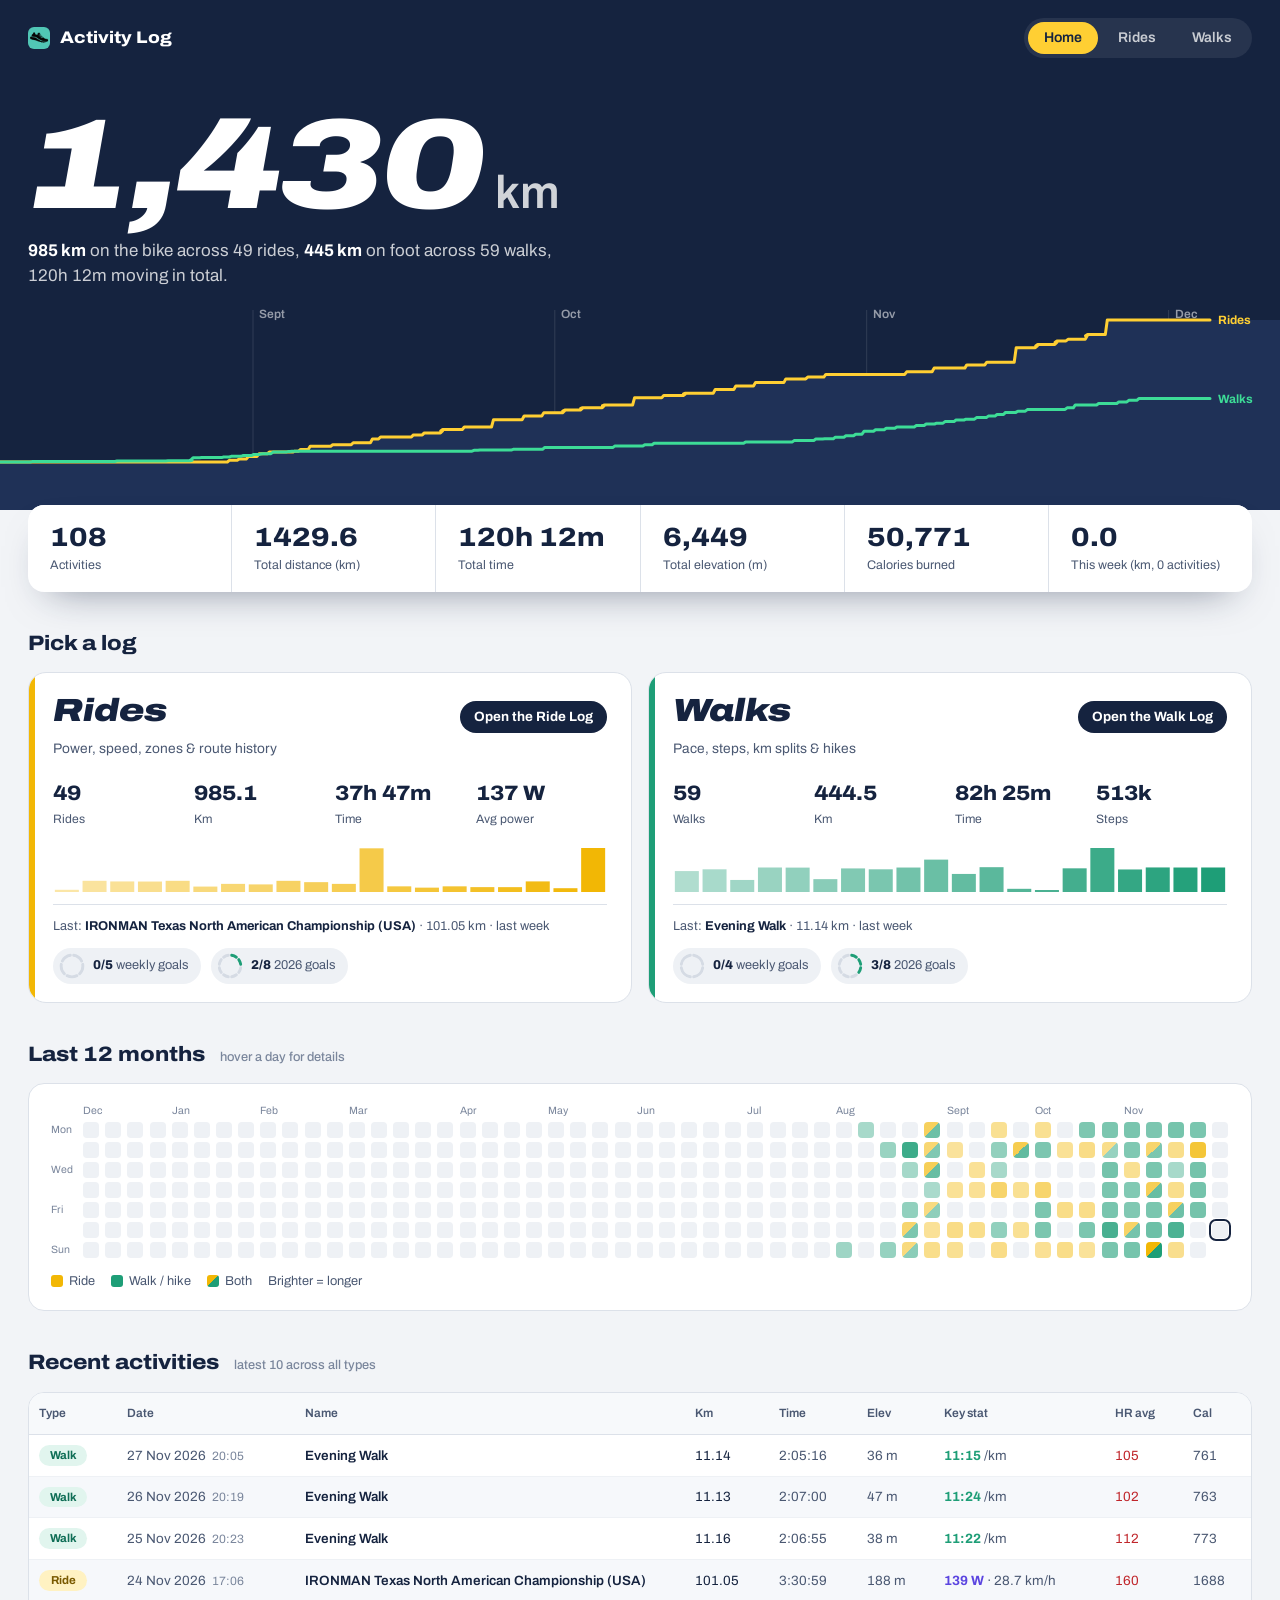
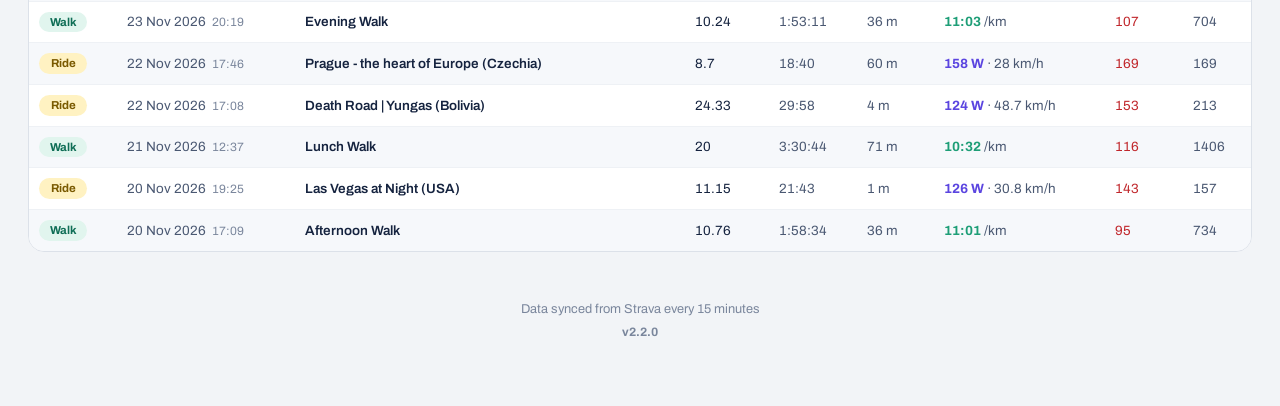
<file: index.html>
<!DOCTYPE html>
<html lang="en">
<head>
    <meta charset="UTF-8">
    <meta name="viewport" content="width=device-width, initial-scale=1">
    <title>Activity Log</title>
    <link rel="icon" href="favicon/favicon.ico?v=3" sizes="any">
    <link rel="icon" type="image/png" sizes="32x32" href="favicon/favicon-32x32.png?v=3">
    <link rel="icon" type="image/png" sizes="16x16" href="favicon/favicon-16x16.png?v=3">
    <link rel="apple-touch-icon" sizes="180x180" href="favicon/apple-touch-icon.png?v=3">
    <link rel="manifest" href="favicon/site.webmanifest?v=3">
    <meta name="apple-mobile-web-app-title" content="Activity Log">
    <meta name="theme-color" content="#15233F">
    <link rel="preconnect" href="https://fonts.googleapis.com">
    <link rel="preconnect" href="https://fonts.gstatic.com" crossorigin>
    <link href="https://fonts.googleapis.com/css2?family=Archivo:ital,wdth,wght@0,62..125,100..900;1,62..125,100..900&display=swap" rel="stylesheet">
    <link rel="stylesheet" href="css/site.css?v=2026-11-24-1">
    <link rel="stylesheet" href="css/index.css?v=2026-11-24-1">
</head>
<body>
<header class="hero">
    <div class="hero-inner">
        <nav class="topbar" aria-label="Pages">
            <a class="brand" href="index.html"><img src="favicon/favicon-32x32.png?v=3" alt="" width="22" height="22">Activity Log</a>
            <div class="nav">
                <a href="index.html" aria-current="page">Home</a>
                <a href="rides.html">Rides</a>
                <a href="walks.html">Walks</a>
            </div>
        </nav>
        <div class="hero-text">
            <h1 class="hero-km" id="hero-km">Activity Log</h1>
            <p class="hero-sub" id="hero-sub">Loading your rides and walks…</p>
        </div>
    </div>
    <div class="hero-profile" id="hero-profile" aria-hidden="true"></div>
</header>

<main class="wrap">
    <div id="status"></div>
    <div class="notice" id="notice">
        Couldn't load the activity data. Browsers block this when the page is opened directly from disk,
        so view it on GitHub Pages or through a local web server. The Ride Log and Walk Log pages can still
        load files you pick by hand.
    </div>

    <div id="totals" class="totals"></div>

    <div class="section-title">Pick a log</div>
    <div class="type-cards">
        <a class="type-card ride" href="rides.html" id="ride-card">
            <div class="card-head">
                <div class="card-title">Rides</div>
                <div class="card-open">Open the Ride Log</div>
            </div>
            <div class="card-sub">Power, speed, zones &amp; route history</div>
            <div class="card-stats" id="ride-stats"></div>
            <div class="card-spark" id="ride-spark"></div>
            <div class="card-last" id="ride-last">&nbsp;</div>
            <div class="card-goals" id="ride-goals" hidden></div>
        </a>
        <a class="type-card walk" href="walks.html" id="walk-card">
            <div class="card-head">
                <div class="card-title">Walks</div>
                <div class="card-open">Open the Walk Log</div>
            </div>
            <div class="card-sub">Pace, steps, km splits &amp; hikes</div>
            <div class="card-stats" id="walk-stats"></div>
            <div class="card-spark" id="walk-spark"></div>
            <div class="card-last" id="walk-last">&nbsp;</div>
            <div class="card-goals" id="walk-goals" hidden></div>
        </a>
    </div>

    <div class="section-title"><span id="cal-title">Calendar</span> <span class="hint">hover a day for details</span></div>
    <div class="calendar-wrap" id="calendar-wrap">
        <div class="calendar" id="calendar"></div>
        <div class="legend">
            <span><i class="dot" style="background:var(--ride)"></i>Ride</span>
            <span><i class="dot" style="background:var(--walk)"></i>Walk / hike</span>
            <span><i class="dot" style="background:linear-gradient(135deg, var(--ride) 50%, var(--walk) 50%)"></i>Both</span>
            <span>Brighter = longer</span>
        </div>
    </div>

    <div class="section-title">Recent activities <span class="hint">latest 10 across all types</span></div>
    <div class="table-wrap">
        <table>
            <thead>
            <tr>
                <th>Type</th>
                <th>Date</th>
                <th>Name</th>
                <th>Km</th>
                <th>Time</th>
                <th>Elev</th>
                <th>Key stat</th>
                <th>HR avg</th>
                <th>Cal</th>
            </tr>
            </thead>
            <tbody id="recent"></tbody>
        </table>
    </div>

    <footer class="page-foot" id="footer"></footer>
</main>
<script src="js/index.js?v=2026-11-24-1"></script>
<script src="js/goals-rides.js?v=2026-11-24-1"></script>
<script src="js/goals-walks.js?v=2026-11-24-1"></script>
<script src="js/goals.js?v=2026-11-24-1"></script>
<script src="js/home-goals.js?v=2026-11-24-1"></script>
<script src="js/hero.js?v=2026-11-24-1"></script>
<script src="js/home-ui.js?v=2026-11-24-1"></script>
<script src="js/version.js?v=2026-11-24-1"></script>
</body>
</html>
</file>
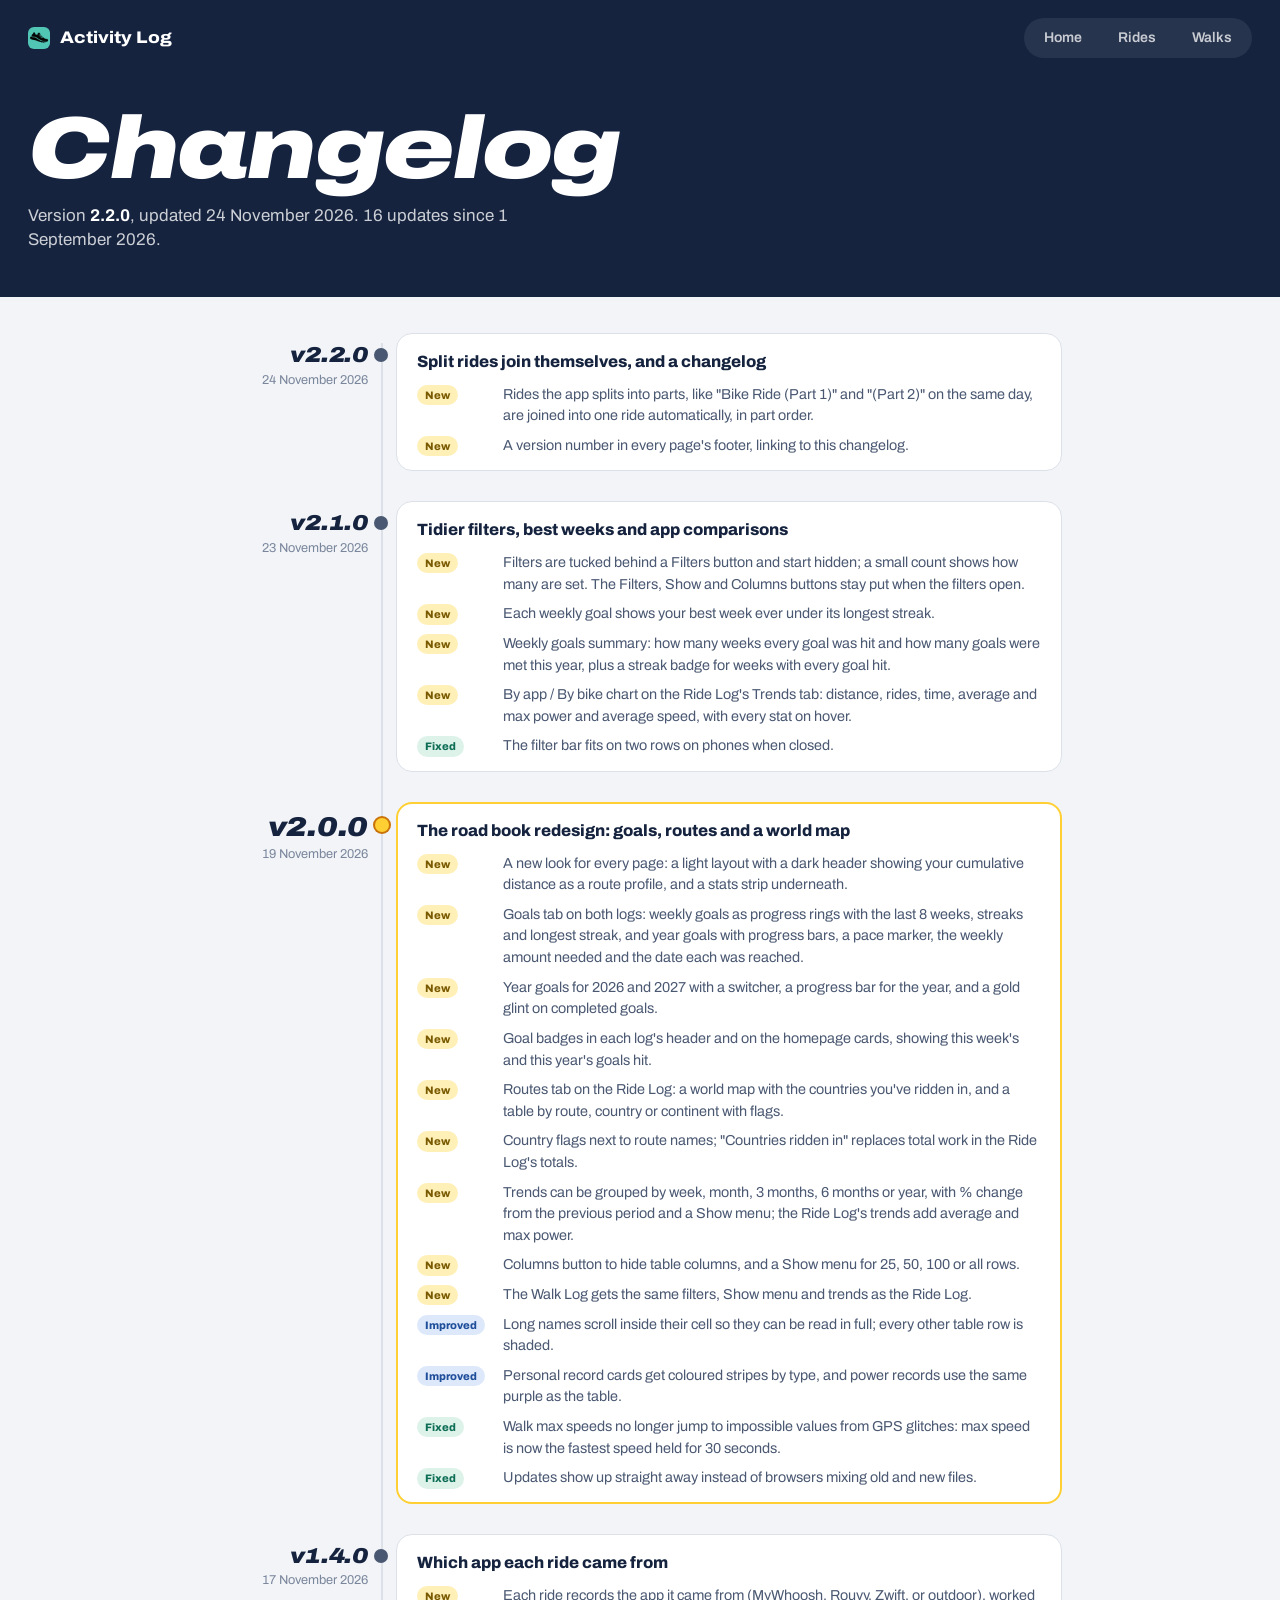
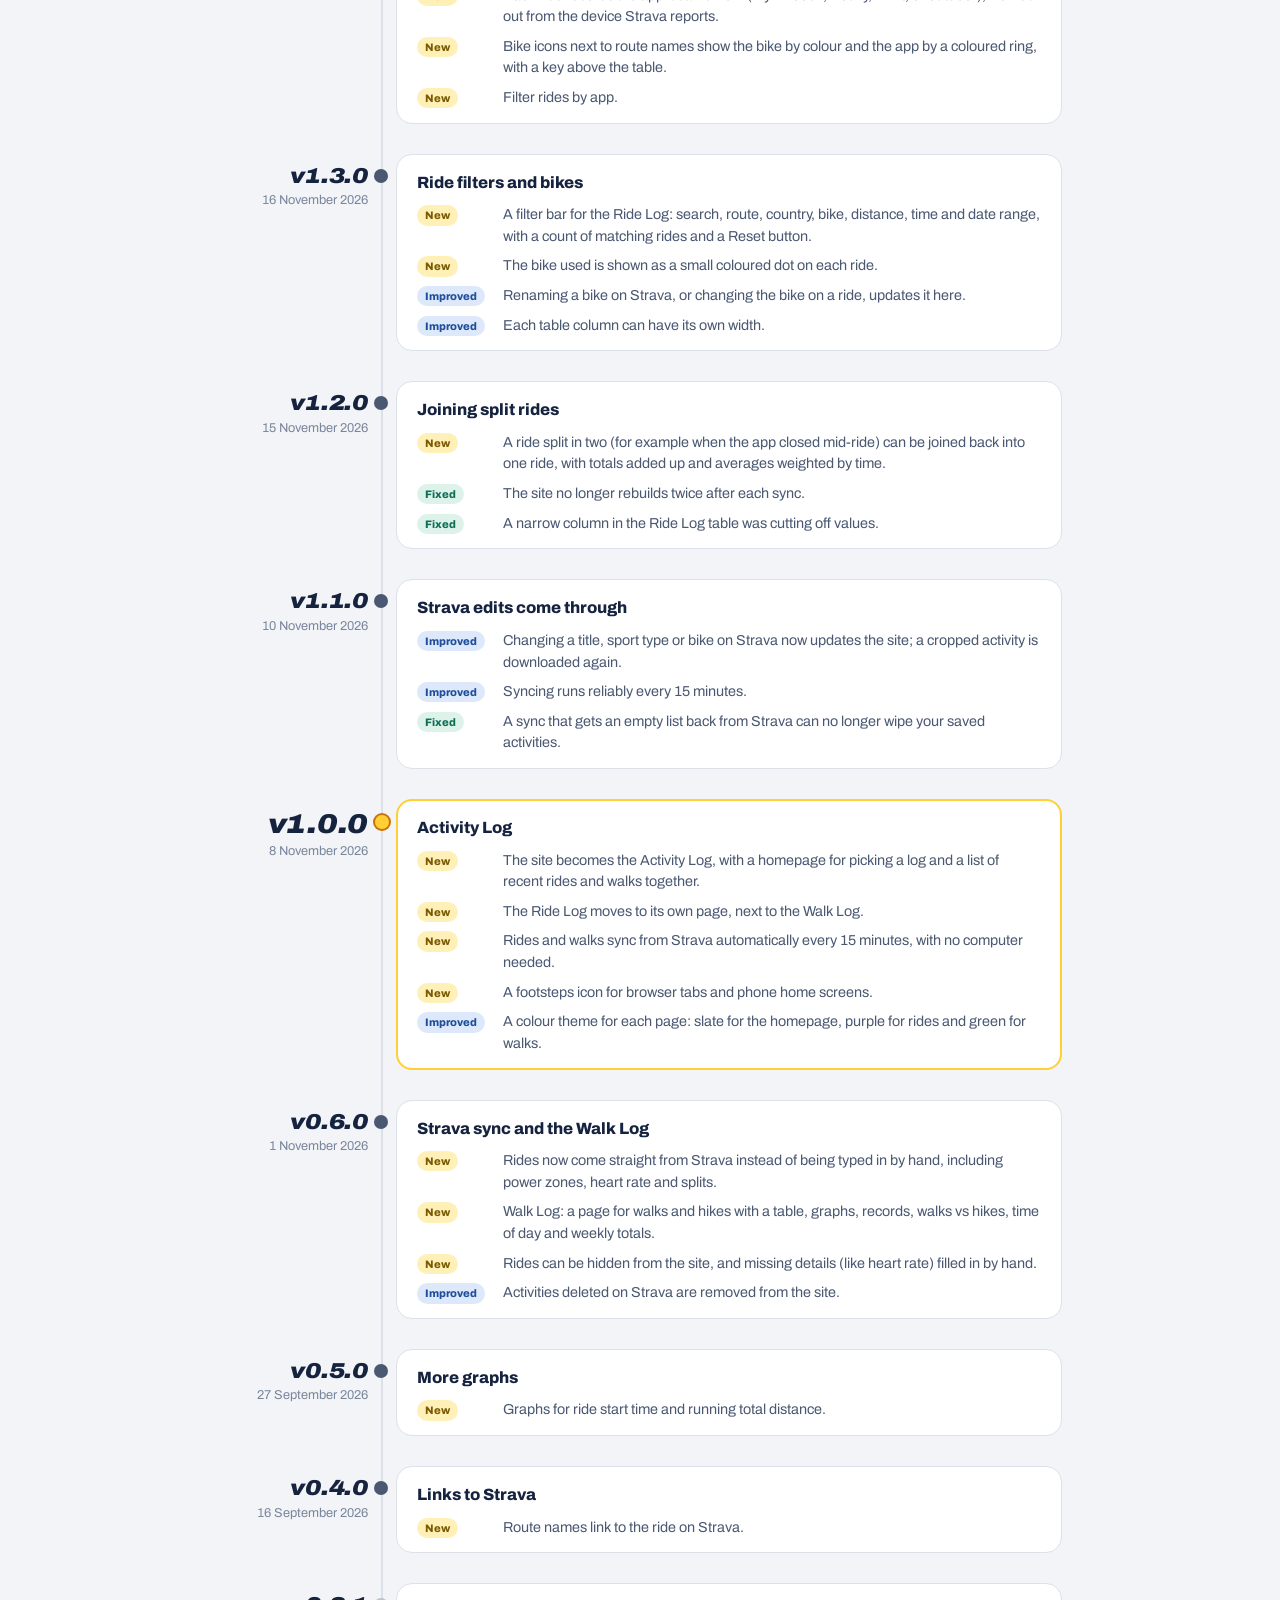
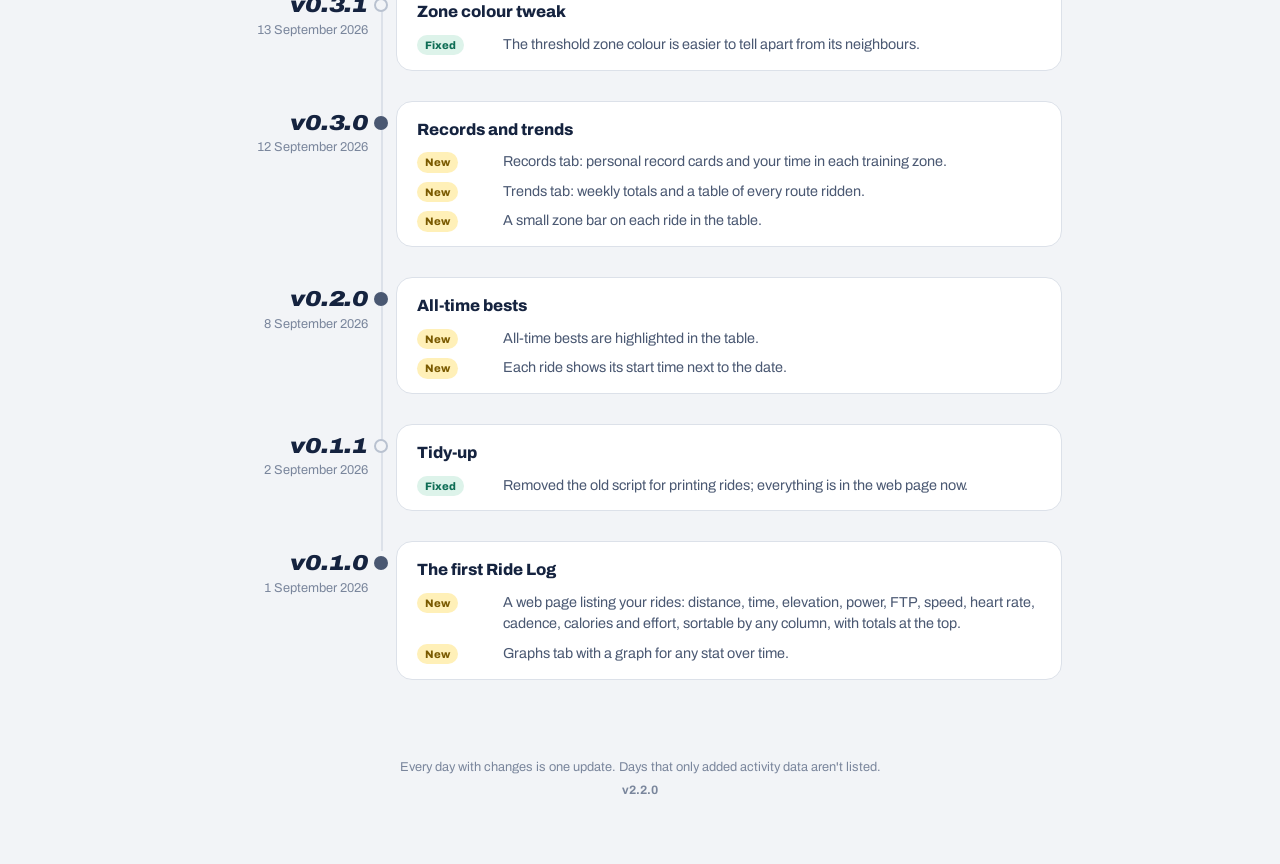
<file: changelog.html>
<!DOCTYPE html>
<html lang="en">
<head>
    <meta charset="UTF-8">
    <meta name="viewport" content="width=device-width, initial-scale=1">
    <title>Changelog · Activity Log</title>
    <link rel="icon" href="favicon/favicon.ico?v=3" sizes="any">
    <link rel="icon" type="image/png" sizes="32x32" href="favicon/favicon-32x32.png?v=3">
    <link rel="icon" type="image/png" sizes="16x16" href="favicon/favicon-16x16.png?v=3">
    <link rel="apple-touch-icon" sizes="180x180" href="favicon/apple-touch-icon.png?v=3">
    <link rel="manifest" href="favicon/site.webmanifest?v=3">
    <meta name="apple-mobile-web-app-title" content="Activity Log">
    <meta name="theme-color" content="#15233F">
    <link rel="preconnect" href="https://fonts.googleapis.com">
    <link rel="preconnect" href="https://fonts.gstatic.com" crossorigin>
    <link href="https://fonts.googleapis.com/css2?family=Archivo:ital,wdth,wght@0,62..125,100..900;1,62..125,100..900&display=swap" rel="stylesheet">
    <link rel="stylesheet" href="css/site.css?v=2026-11-24-1">
    <link rel="stylesheet" href="css/changelog.css?v=2026-11-24-1">
</head>
<body>
<header class="hero cl-hero">
    <div class="hero-inner">
        <nav class="topbar" aria-label="Pages">
            <a class="brand" href="index.html"><img src="favicon/favicon-32x32.png?v=3" alt="" width="22" height="22">Activity Log</a>
            <div class="nav">
                <a href="index.html">Home</a>
                <a href="rides.html">Rides</a>
                <a href="walks.html">Walks</a>
            </div>
        </nav>
        <div class="hero-text">
            <h1 class="hero-km cl-title">Changelog</h1>
            <p class="hero-sub" id="cl-current">Loading…</p>
        </div>
    </div>
</header>

<main class="wrap cl-wrap">
    <div class="cl-list" id="cl-list"></div>
    <footer class="page-foot">Every day with changes is one update. Days that only added activity data aren't listed.</footer>
</main>
<script src="js/changelog.js?v=2026-11-24-1"></script>
<script src="js/version.js?v=2026-11-24-1"></script>
</body>
</html>
</file>
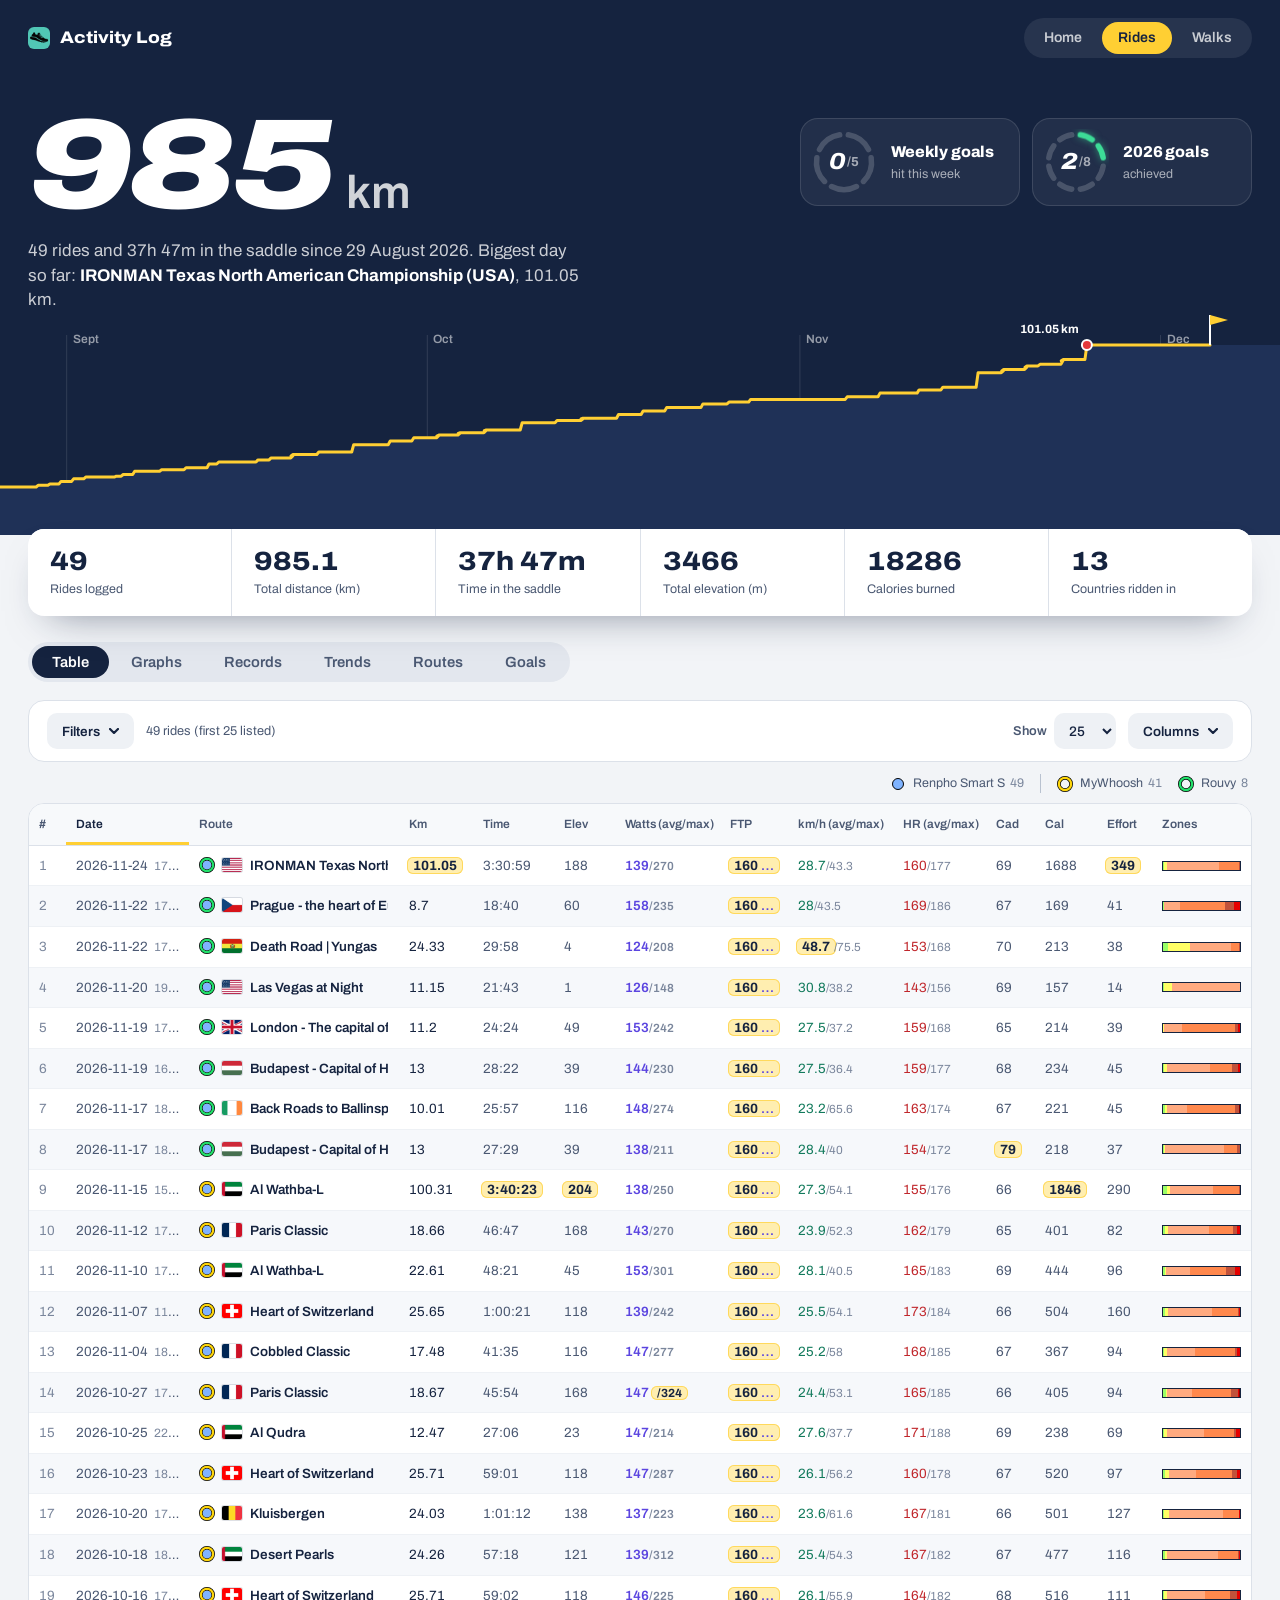
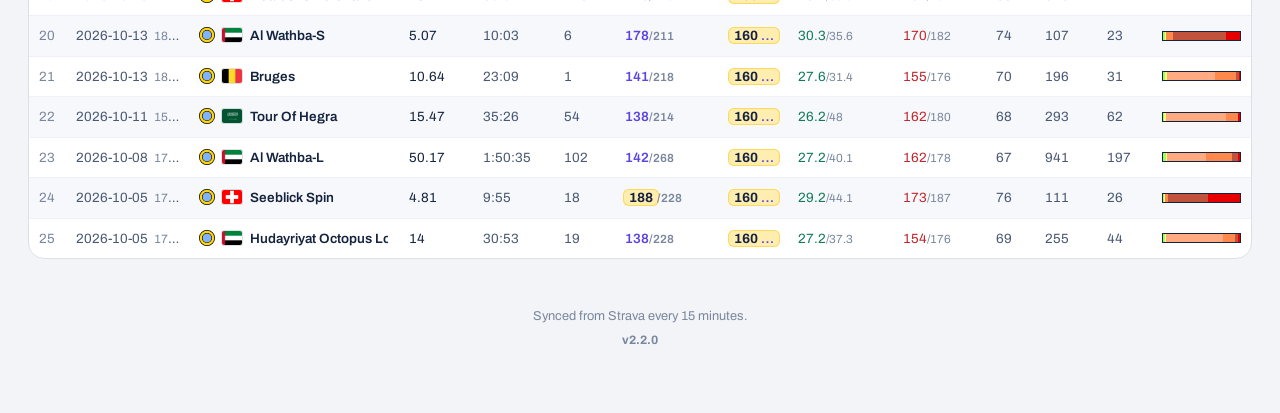
<file: rides.html>
<!DOCTYPE html>
<html lang="en">
<head>
    <meta charset="UTF-8">
    <meta name="viewport" content="width=device-width, initial-scale=1">
    <title>Ride Log</title>
    <link rel="icon" href="favicon/favicon.ico?v=3" sizes="any">
    <link rel="icon" type="image/png" sizes="32x32" href="favicon/favicon-32x32.png?v=3">
    <link rel="icon" type="image/png" sizes="16x16" href="favicon/favicon-16x16.png?v=3">
    <link rel="apple-touch-icon" sizes="180x180" href="favicon/apple-touch-icon.png?v=3">
    <link rel="manifest" href="favicon/site.webmanifest?v=3">
    <meta name="apple-mobile-web-app-title" content="Activity Log">
    <meta name="theme-color" content="#15233F">
    <link rel="preconnect" href="https://fonts.googleapis.com">
    <link rel="preconnect" href="https://fonts.gstatic.com" crossorigin>
    <link href="https://fonts.googleapis.com/css2?family=Archivo:ital,wdth,wght@0,62..125,100..900;1,62..125,100..900&display=swap" rel="stylesheet">
    <link rel="stylesheet" href="css/site.css?v=2026-11-24-1">
    <link rel="stylesheet" href="css/rides.css?v=2026-11-24-1">
</head>
<body>
<header class="hero">
    <div class="hero-inner">
        <nav class="topbar" aria-label="Pages">
            <a class="brand" href="index.html"><img src="favicon/favicon-32x32.png?v=3" alt="" width="22" height="22">Activity Log</a>
            <div class="nav">
                <a href="index.html">Home</a>
                <a href="rides.html" aria-current="page">Rides</a>
                <a href="walks.html">Walks</a>
            </div>
        </nav>
        <div class="hero-text">
            <h1 class="hero-km" id="hero-km">Ride Log</h1>
            <p class="hero-sub" id="hero-sub">Loading your season…</p>
        </div>
        <div class="hero-goals" id="hero-goals" hidden></div>
    </div>
    <div class="hero-profile" id="hero-profile" aria-hidden="true"></div>
</header>

<main class="wrap">
    <div id="status"></div>

    <div id="picker-wrap">
        Couldn't auto-load the ride data (browsers block this when a page is opened directly from disk).<br>
        Pick the monthly files from the <code>ride_data</code> folder instead (you can select several at once):
        <br>
        <input type="file" id="file-input" accept=".json" multiple>
    </div>

    <div id="totals" class="totals"></div>

    <div class="tabs">
        <button class="tab-btn active" data-view="table-view">Table</button>
        <button class="tab-btn" data-view="graph-view">Graphs</button>
        <button class="tab-btn" data-view="records-view">Records</button>
        <button class="tab-btn" data-view="trends-view">Trends</button>
        <button class="tab-btn" data-view="routes-view">Routes</button>
        <button class="tab-btn" data-view="goals-view">Goals</button>
    </div>

    <div id="table-view" class="view active">
        <div class="filter-bar" id="filter-bar">
            <div class="f-group f-grow">
                <label for="f-search">Search</label>
                <input type="search" id="f-search" placeholder="Route name">
            </div>
            <div class="f-group">
                <label for="f-route">Route</label>
                <select id="f-route"><option value="">All routes</option></select>
            </div>
            <div class="f-group">
                <label for="f-country">Country</label>
                <select id="f-country"><option value="">All countries</option></select>
            </div>
            <div class="f-group">
                <label for="f-bike">Bike</label>
                <select id="f-bike"><option value="">All bikes</option></select>
            </div>
            <div class="f-group">
                <label for="f-app">App</label>
                <select id="f-app"><option value="">All apps</option></select>
            </div>
            <div class="f-group">
                <label for="f-km-min">Distance (km)</label>
                <div class="f-range">
                    <input type="number" id="f-km-min" placeholder="min" min="0" step="1" inputmode="decimal">
                    <span>–</span>
                    <input type="number" id="f-km-max" placeholder="max" min="0" step="1" inputmode="decimal">
                </div>
            </div>
            <div class="f-group">
                <label for="f-min-min">Time (min)</label>
                <div class="f-range">
                    <input type="number" id="f-min-min" placeholder="min" min="0" step="5" inputmode="numeric">
                    <span>–</span>
                    <input type="number" id="f-min-max" placeholder="max" min="0" step="5" inputmode="numeric">
                </div>
            </div>
            <div class="f-group">
                <label for="f-from">Date</label>
                <div class="f-range">
                    <input type="date" id="f-from">
                    <span>–</span>
                    <input type="date" id="f-to">
                </div>
            </div>
            <div class="f-footer">
                <span class="f-count" id="f-count"></span>
                <label class="f-show">Show
                    <select id="f-limit">
                        <option value="25">25</option>
                        <option value="50">50</option>
                        <option value="100">100</option>
                        <option value="all">All</option>
                    </select>
                </label>
                <div id="col-picker"></div>
                <button type="button" class="f-reset" id="f-reset">Reset</button>
            </div>
        </div>
        <div class="bike-key" id="bike-key"></div>
        <div class="table-wrap">
            <table id="ride-table">
                <colgroup>
                    <col class="idx">
                    <col class="date">
                    <col class="route">
                    <col class="km">
                    <col class="time">
                    <col class="elev">
                    <col class="watts">
                    <col class="ftp">
                    <col class="speed">
                    <col class="hr">
                    <col class="cad">
                    <col class="cal">
                    <col class="effort">
                    <col class="zones">
                </colgroup>
                <thead>
                <tr>
                    <th class="idx">#</th>
                    <th data-key="date">Date</th>
                    <th data-key="map_name">Route</th>
                    <th data-key="distance_km" class="num">Km</th>
                    <th data-key="moving_time" class="num">Time</th>
                    <th data-key="elevation_m" class="num">Elev</th>
                    <th data-key="power_avg_w" class="num power">Watts (avg/max)</th>
                    <th data-key="ftp" class="num power">FTP</th>
                    <th data-key="speed_avg_kmh" class="num speed">km/h (avg/max)</th>
                    <th data-key="heart_rate_avg_bpm" class="num hr">HR (avg/max)</th>
                    <th data-key="cadence_avg" class="num">Cad</th>
                    <th data-key="calories" class="num">Cal</th>
                    <th data-key="relative_effort" class="num">Effort</th>
                    <th>Zones</th>
                </tr>
                </thead>
                <tbody id="rides"></tbody>
            </table>
        </div>
    </div>

    <div id="graph-view" class="view">
        <div class="metric-picker" id="metric-picker"></div>
        <div class="chart-wrap">
            <div id="chart-container"></div>
            <div id="tooltip"></div>
        </div>
    </div>

    <div id="records-view" class="view">
        <div class="section-title">Personal records</div>
        <div class="records-grid" id="records-grid"></div>

        <div class="section-title">Training zones</div>
        <div id="zones-chart"></div>
    </div>

    <div id="trends-view" class="view">
        <div class="trend-head">
            <div class="section-title" id="trend-title">Weekly totals</div>
            <div class="group-picker" id="group-picker" role="group" aria-label="Group totals by">
                <button type="button" class="group-btn active" data-group="week">Week</button>
                <button type="button" class="group-btn" data-group="month">Month</button>
                <button type="button" class="group-btn" data-group="quarter">3 months</button>
                <button type="button" class="group-btn" data-group="half">6 months</button>
                <button type="button" class="group-btn" data-group="year">Year</button>
            </div>
            <div class="trend-controls">
                <button type="button" class="delta-btn toggle" id="delta-toggle" aria-pressed="true">% change</button>
                <label class="trend-show">Show
                    <select id="trend-limit">
                        <option value="12">12</option>
                        <option value="24">24</option>
                        <option value="all">All</option>
                    </select>
                </label>
            </div>
        </div>
        <div class="table-wrap">
            <table class="simple-table trend-table">
                <thead>
                <tr>
                    <th id="trend-period-head">Week of</th>
                    <th class="num">Rides</th>
                    <th class="num">Km</th>
                    <th class="num">Time</th>
                    <th class="num power">Avg watts</th>
                    <th class="num power">Max watts</th>
                </tr>
                </thead>
                <tbody id="weekly-body"></tbody>
            </table>
        </div>
        <div class="chart-note"><span class="delta-note">▲▼ compare with the previous period; a fall in the current, unfinished period shows in grey. </span>Avg watts is weighted by ride time.</div>

        <div class="trend-head kit-head">
            <div class="section-title" id="kit-title">By app</div>
            <div class="group-picker" id="kit-group" role="group" aria-label="Compare by">
                <button type="button" class="group-btn active" data-group="app">App</button>
                <button type="button" class="group-btn" data-group="bike">Bike</button>
            </div>
        </div>
        <div class="kit-card">
            <div class="group-picker kit-metrics" id="kit-metric" role="group" aria-label="Stat">
                <button type="button" class="group-btn active" data-metric="km">Distance</button>
                <button type="button" class="group-btn" data-metric="rides">Rides</button>
                <button type="button" class="group-btn" data-metric="secs">Time</button>
                <button type="button" class="group-btn" data-metric="avgW">Avg power</button>
                <button type="button" class="group-btn" data-metric="maxW">Max power</button>
                <button type="button" class="group-btn" data-metric="speed">Avg speed</button>
            </div>
            <div class="kit-bars" id="kit-bars"></div>
        </div>
        <div class="chart-note">Hover a bar for all its stats. Avg power and avg speed are weighted by ride time.</div>

    </div>

    <div id="routes-view" class="view">
        <div class="section-title">Where you've ridden</div>
        <div class="map-card">
            <div class="world-map-box" id="world-map"></div>
            <div class="map-tip" id="map-tip" hidden></div>
            <div class="map-legend">
                <span><i class="key ridden"></i>Ridden in <b id="map-count"></b></span>
                <span><i class="key"></i>Not yet</span>
            </div>
        </div>

        <div class="trend-head">
            <div class="section-title" id="route-title">By route</div>
            <div class="group-picker" id="route-picker" role="group" aria-label="Group rides by">
                <button type="button" class="group-btn active" data-group="route">Route</button>
                <button type="button" class="group-btn" data-group="country">Country</button>
                <button type="button" class="group-btn" data-group="continent">Continent</button>
            </div>
        </div>
        <div class="table-wrap">
            <table class="simple-table">
                <thead>
                <tr>
                    <th id="route-head-name">Route</th>
                    <th class="num" id="route-head-routes" hidden>Routes</th>
                    <th class="num">Times ridden</th>
                    <th class="num">Total km</th>
                    <th class="num">Best avg speed</th>
                    <th>Last ridden</th>
                </tr>
                </thead>
                <tbody id="route-body"></tbody>
            </table>
        </div>
    </div>

    <div id="goals-view" class="view">
        <div class="trend-head">
            <div class="yg-titles">
                <div class="section-title">Weekly goals <span class="goal-streak title-streak" id="goals-all-streak" hidden></span></div>
                <div class="goals-sum" id="goals-sum"></div>
            </div>
            <span class="goals-week" id="goals-week"></span>
        </div>
        <div class="goals-grid" id="goals-grid"></div>
        <div class="chart-note">Weeks run Monday to Sunday.</div>

        <div class="trend-head year-goals-head">
            <div class="yg-titles">
                <div class="section-title" id="year-goals-title">Year goals</div>
                <div class="yg-range" id="year-goals-range"></div>
                <div class="yg-left" id="year-goals-left"></div>
            </div>
            <div class="group-picker" id="year-picker" role="group" aria-label="Goals for year"></div>
        </div>
        <div class="year-progress" id="year-progress"></div>
        <div class="year-goals" id="year-goals"></div>
        <div class="chart-note">The marker on each bar shows where you'd be today riding at an even pace from the goals' start (your first ride in 2026, 1 January from 2027) to 31 December.</div>
    </div>

    <footer class="page-foot">Synced from Strava every 15 minutes.</footer>
</main>
<script src="js/rides.js?v=2026-11-24-1"></script>
<script src="js/goals-rides.js?v=2026-11-24-1"></script>
<script src="js/goals.js?v=2026-11-24-1"></script>
<script src="js/hero.js?v=2026-11-24-1"></script>
<script src="js/name-scroll.js?v=2026-11-24-1"></script>
<script src="js/column-picker.js?v=2026-11-24-1"></script>
<script src="js/filter-toggle.js?v=2026-11-24-1"></script>
<script src="js/kit-stats.js?v=2026-11-24-1"></script>
<script src="js/rides-ui.js?v=2026-11-24-1"></script>
<script src="js/version.js?v=2026-11-24-1"></script>
</body>
</html>
</file>
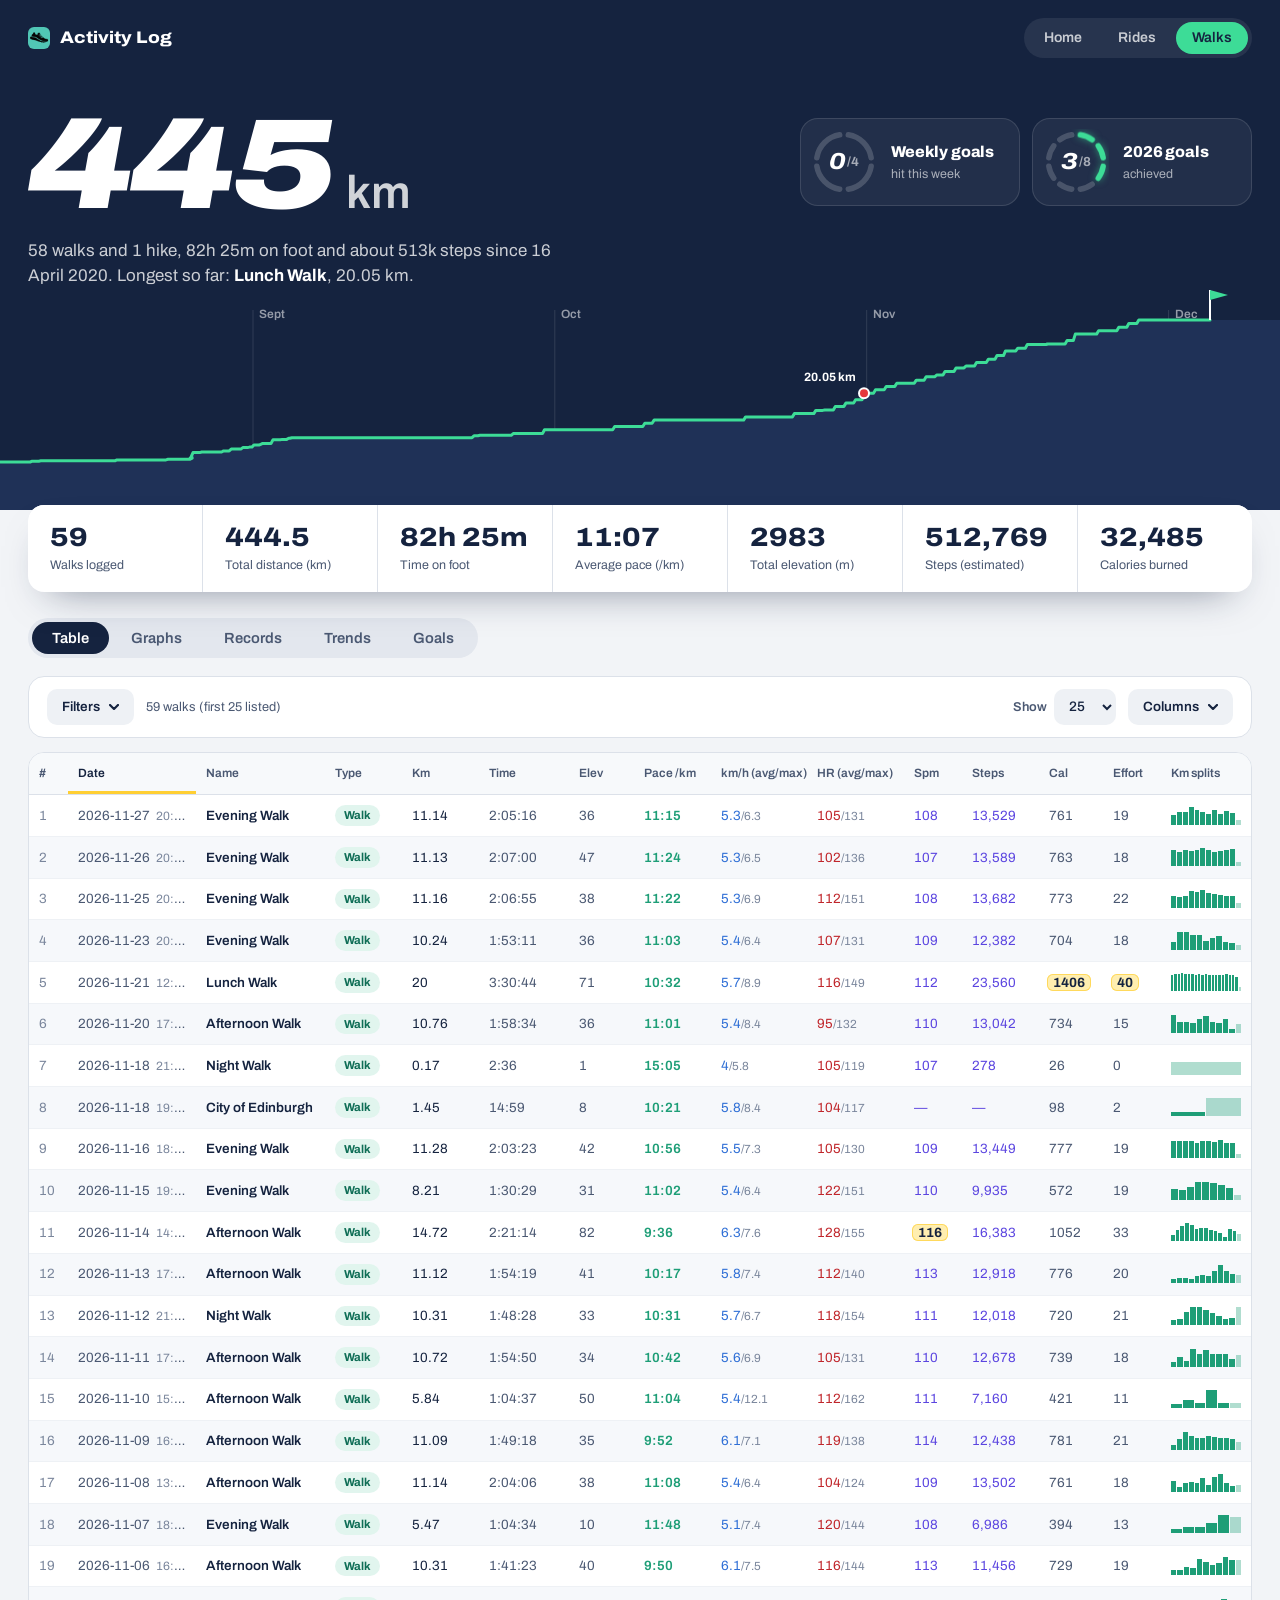
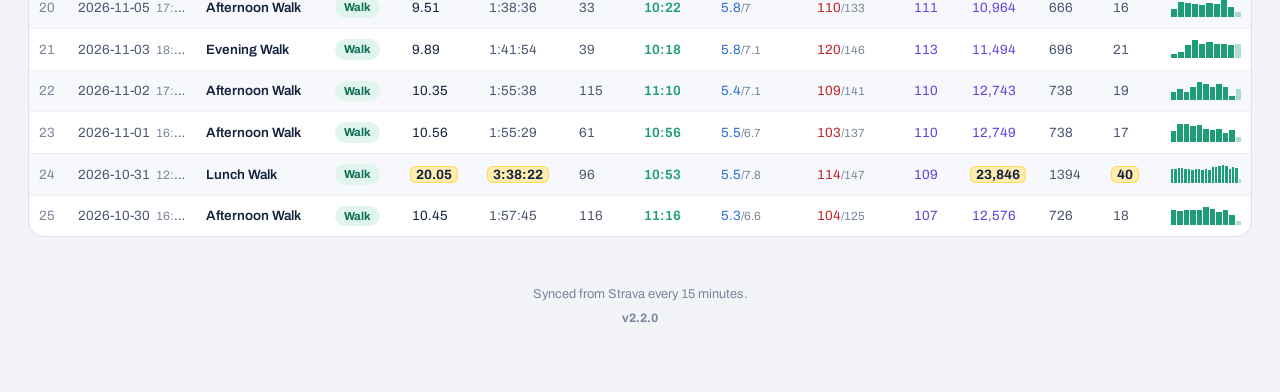
<file: walks.html>
<!DOCTYPE html>
<html lang="en">
<head>
    <meta charset="UTF-8">
    <meta name="viewport" content="width=device-width, initial-scale=1">
    <title>Walk Log</title>
    <link rel="icon" href="favicon/favicon.ico?v=3" sizes="any">
    <link rel="icon" type="image/png" sizes="32x32" href="favicon/favicon-32x32.png?v=3">
    <link rel="icon" type="image/png" sizes="16x16" href="favicon/favicon-16x16.png?v=3">
    <link rel="apple-touch-icon" sizes="180x180" href="favicon/apple-touch-icon.png?v=3">
    <link rel="manifest" href="favicon/site.webmanifest?v=3">
    <meta name="apple-mobile-web-app-title" content="Activity Log">
    <meta name="theme-color" content="#15233F">
    <link rel="preconnect" href="https://fonts.googleapis.com">
    <link rel="preconnect" href="https://fonts.gstatic.com" crossorigin>
    <link href="https://fonts.googleapis.com/css2?family=Archivo:ital,wdth,wght@0,62..125,100..900;1,62..125,100..900&display=swap" rel="stylesheet">
    <link rel="stylesheet" href="css/site.css?v=2026-11-24-1">
    <link rel="stylesheet" href="css/walks.css?v=2026-11-24-1">
</head>
<body>
<header class="hero">
    <div class="hero-inner">
        <nav class="topbar" aria-label="Pages">
            <a class="brand" href="index.html"><img src="favicon/favicon-32x32.png?v=3" alt="" width="22" height="22">Activity Log</a>
            <div class="nav">
                <a href="index.html">Home</a>
                <a href="rides.html">Rides</a>
                <a href="walks.html" aria-current="page">Walks</a>
            </div>
        </nav>
        <div class="hero-text">
            <h1 class="hero-km" id="hero-km">Walk Log</h1>
            <p class="hero-sub" id="hero-sub">Loading your walks…</p>
        </div>
        <div class="hero-goals" id="hero-goals" hidden></div>
    </div>
    <div class="hero-profile" id="hero-profile" aria-hidden="true"></div>
</header>

<main class="wrap">
    <div id="status"></div>

    <div id="picker-wrap">
        Couldn't auto-load the walk data (browsers block this when a page is opened directly from disk).<br>
        Pick the monthly files from the <code>walk_data</code> folder instead (you can select several at once):
        <br>
        <input type="file" id="file-input" accept=".json" multiple>
    </div>

    <div id="totals" class="totals"></div>

    <div class="tabs">
        <button class="tab-btn active" data-view="table-view">Table</button>
        <button class="tab-btn" data-view="graph-view">Graphs</button>
        <button class="tab-btn" data-view="records-view">Records</button>
        <button class="tab-btn" data-view="trends-view">Trends</button>
        <button class="tab-btn" data-view="goals-view">Goals</button>
    </div>

    <div id="table-view" class="view active">
        <div class="filter-bar" id="filter-bar">
            <div class="f-group f-grow">
                <label for="f-search">Search</label>
                <input type="search" id="f-search" placeholder="Walk name">
            </div>
            <div class="f-group">
                <label for="f-type">Type</label>
                <select id="f-type"><option value="">All types</option></select>
            </div>
            <div class="f-group">
                <label for="f-km-min">Distance (km)</label>
                <div class="f-range">
                    <input type="number" id="f-km-min" placeholder="min" min="0" step="1" inputmode="decimal">
                    <span>–</span>
                    <input type="number" id="f-km-max" placeholder="max" min="0" step="1" inputmode="decimal">
                </div>
            </div>
            <div class="f-group">
                <label for="f-min-min">Time (min)</label>
                <div class="f-range">
                    <input type="number" id="f-min-min" placeholder="min" min="0" step="5" inputmode="numeric">
                    <span>–</span>
                    <input type="number" id="f-min-max" placeholder="max" min="0" step="5" inputmode="numeric">
                </div>
            </div>
            <div class="f-group">
                <label for="f-from">Date</label>
                <div class="f-range">
                    <input type="date" id="f-from">
                    <span>–</span>
                    <input type="date" id="f-to">
                </div>
            </div>
            <div class="f-footer">
                <span class="f-count" id="f-count"></span>
                <label class="f-show">Show
                    <select id="f-limit">
                        <option value="25">25</option>
                        <option value="50">50</option>
                        <option value="100">100</option>
                        <option value="all">All</option>
                    </select>
                </label>
                <div id="col-picker"></div>
                <button type="button" class="f-reset" id="f-reset">Reset</button>
            </div>
        </div>
        <div class="table-wrap">
            <table id="walk-table">
                <colgroup>
                    <col class="idx">
                    <col class="date">
                    <col class="name">
                    <col class="type">
                    <col class="km">
                    <col class="time">
                    <col class="elev">
                    <col class="pace">
                    <col class="speed">
                    <col class="hr">
                    <col class="spm">
                    <col class="steps">
                    <col class="cal">
                    <col class="effort">
                    <col class="splits">
                </colgroup>
                <thead>
                <tr>
                    <th class="idx">#</th>
                    <th data-key="date">Date</th>
                    <th data-key="name">Name</th>
                    <th data-key="type">Type</th>
                    <th data-key="distance_km" class="num">Km</th>
                    <th data-key="moving_time_sec" class="num">Time</th>
                    <th data-key="elevation_gain_m" class="num">Elev</th>
                    <th data-key="pace_sec" class="num pace">Pace /km</th>
                    <th data-key="speed_avg_kmh" class="num speed">km/h (avg/max)</th>
                    <th data-key="heart_rate_avg_bpm" class="num hr">HR (avg/max)</th>
                    <th data-key="cadence_avg_spm" class="num steps">Spm</th>
                    <th data-key="steps_estimated" class="num steps">Steps</th>
                    <th data-key="calories" class="num">Cal</th>
                    <th data-key="relative_effort" class="num">Effort</th>
                    <th>Km splits</th>
                </tr>
                </thead>
                <tbody id="walks"></tbody>
            </table>
        </div>
    </div>

    <div id="graph-view" class="view">
        <div class="metric-picker" id="metric-picker"></div>
        <div class="chart-wrap">
            <div id="chart-container"></div>
            <div id="tooltip"></div>
        </div>
        <div class="chart-note" id="chart-note"></div>
    </div>

    <div id="records-view" class="view">
        <div class="section-title">Personal records</div>
        <div class="records-grid" id="records-grid"></div>

        <div class="section-title">Walks vs hikes</div>
        <div id="type-chart"></div>

        <div class="section-title">Time of day</div>
        <div id="timeofday-chart"></div>
    </div>

    <div id="trends-view" class="view">
        <div class="trend-head">
            <div class="section-title" id="trend-title">Weekly totals</div>
            <div class="group-picker" id="group-picker" role="group" aria-label="Group totals by">
                <button type="button" class="group-btn active" data-group="week">Week</button>
                <button type="button" class="group-btn" data-group="month">Month</button>
                <button type="button" class="group-btn" data-group="quarter">3 months</button>
                <button type="button" class="group-btn" data-group="half">6 months</button>
                <button type="button" class="group-btn" data-group="year">Year</button>
            </div>
            <div class="trend-controls">
                <button type="button" class="delta-btn toggle" id="delta-toggle" aria-pressed="true">% change</button>
                <label class="trend-show">Show
                    <select id="trend-limit">
                        <option value="12">12</option>
                        <option value="24">24</option>
                        <option value="all">All</option>
                    </select>
                </label>
            </div>
        </div>
        <div class="table-wrap">
            <table class="simple-table trend-table">
                <thead>
                <tr>
                    <th id="trend-period-head">Week of</th>
                    <th class="num">Walks</th>
                    <th class="num">Km</th>
                    <th class="num">Time</th>
                    <th class="num">Elevation</th>
                    <th class="num steps">Steps</th>
                    <th class="num pace">Avg pace</th>
                </tr>
                </thead>
                <tbody id="weekly-body"></tbody>
            </table>
        </div>
        <div class="chart-note"><span class="delta-note">▲▼ compare with the previous period. For pace, a lower number is faster, so a fall shows in green; a fall in a running total during the current, unfinished period shows in grey. </span>Avg pace is total time divided by total distance.</div>
    </div>
    <div id="goals-view" class="view">
        <div class="trend-head">
            <div class="yg-titles">
                <div class="section-title">Weekly goals <span class="goal-streak title-streak" id="goals-all-streak" hidden></span></div>
                <div class="goals-sum" id="goals-sum"></div>
            </div>
            <span class="goals-week" id="goals-week"></span>
        </div>
        <div class="goals-grid" id="goals-grid"></div>
        <div class="chart-note">Weeks run Monday to Sunday.</div>

        <div class="trend-head year-goals-head">
            <div class="yg-titles">
                <div class="section-title" id="year-goals-title">Year goals</div>
                <div class="yg-range" id="year-goals-range"></div>
                <div class="yg-left" id="year-goals-left"></div>
            </div>
            <div class="group-picker" id="year-picker" role="group" aria-label="Goals for year"></div>
        </div>
        <div class="year-progress" id="year-progress"></div>
        <div class="year-goals" id="year-goals"></div>
        <div class="chart-note">The marker on each bar shows where you'd be today walking at an even pace from the goals' start (your first walk in 2026, 1 January from 2027) to 31 December.</div>
    </div>

    <footer class="page-foot">Synced from Strava every 15 minutes.</footer>
</main>
<script src="js/walks.js?v=2026-11-24-1"></script>
<script src="js/hero.js?v=2026-11-24-1"></script>
<script src="js/name-scroll.js?v=2026-11-24-1"></script>
<script src="js/column-picker.js?v=2026-11-24-1"></script>
<script src="js/filter-toggle.js?v=2026-11-24-1"></script>
<script src="js/goals-walks.js?v=2026-11-24-1"></script>
<script src="js/goals.js?v=2026-11-24-1"></script>
<script src="js/walks-ui.js?v=2026-11-24-1"></script>
<script src="js/version.js?v=2026-11-24-1"></script>
</body>
</html>
</file>
<file: css/site.css>
/* Activity Log - shared "road book" design for every page.
   One family (Archivo, variable width) and a stage-race palette: navy team kit,
   leader's-jersey yellow for highlights, KOM red and sprint green only where
   they carry meaning. Page files (rides.css, walks.css, index.css) add the rest. */

:root{
  --page:#F2F4F7;
  --ink:#15233F;          /* navy: text and the hero band */
  --ink-2:#4A5872;
  --muted:#7A869C;
  --line:#DCE1E9;
  --line-strong:#B9C2D0;
  --panel:#FFFFFF;
  --panel-hover:#F4F6F9;
  --bg-deep:#EEF1F5;
  --jersey:#FFCF33;       /* leader's yellow */
  --kom:#E5383B;          /* king of the mountains red */
  --sprint:#1E9E77;       /* points green */
  --navy-2:#1F3157;
  --accent:var(--jersey); /* the page's highlight: current nav pill, hero ridge */

  /* names used by the page scripts for chart colours */
  --text:#15233F;
  --hr:#E5383B;
  --best:#15233F;

  --font:'Archivo', system-ui, -apple-system, 'Segoe UI', sans-serif;
}

*{box-sizing:border-box;}
html{-webkit-text-size-adjust:100%;}
body{
  margin:0;
  background:var(--page);
  color:var(--ink);
  font-family:var(--font);
  font-size:15px;
  line-height:1.45;
  font-variant-numeric:tabular-nums;
  -webkit-font-smoothing:antialiased;
}
a{color:inherit;}
:focus-visible{outline:3px solid var(--jersey);outline-offset:2px;border-radius:6px;}

/* ---------------- Hero: the season as a stage profile ---------------- */
.hero{background:var(--ink);color:#fff;position:relative;overflow:hidden;}
.hero-inner{max-width:1340px;margin:0 auto;padding:18px 28px 0;position:relative;z-index:2;}
.topbar{display:flex;justify-content:space-between;align-items:center;gap:16px;flex-wrap:wrap;}
.brand{
  display:inline-flex;align-items:center;gap:10px;
  font-weight:800;font-stretch:112%;font-size:1.05rem;
  color:#fff;text-decoration:none;
}
.brand img{border-radius:6px;}
.nav{display:flex;gap:4px;background:rgba(255,255,255,0.08);padding:4px;border-radius:999px;}
.nav a{
  color:rgba(255,255,255,0.75);text-decoration:none;
  font-weight:600;font-size:0.88rem;
  padding:6px 16px;border-radius:999px;
}
.nav a:hover{color:#fff;background:rgba(255,255,255,0.08);}
.nav a[aria-current="page"]{background:var(--accent);color:var(--ink);}

.hero-text{padding:52px 0 0;max-width:780px;}
.hero-km{
  margin:0;
  font-size:clamp(3.4rem, 10vw, 8rem);
  font-weight:900;
  font-stretch:125%;
  font-style:italic;
  line-height:0.88;
  letter-spacing:-0.015em;
}
.hero-km .unit{font-size:0.36em;font-weight:600;font-style:normal;font-stretch:100%;letter-spacing:0;margin-left:0.25em;opacity:0.8;}
.hero-sub{margin:16px 0 0;font-size:1.06rem;color:rgba(255,255,255,0.78);max-width:56ch;}
.hero-sub b{color:#fff;font-weight:700;}

.hero-profile{height:clamp(150px, 20vw, 230px);margin-top:-8px;position:relative;}
.hero-profile svg{display:block;width:100%;height:100%;}
.hero-profile .area{fill:var(--navy-2);}
.hero-profile .area.second{fill:rgba(61,220,151,0.10);}
.hero-profile .ridge{fill:none;stroke:var(--accent);stroke-width:3;stroke-linejoin:round;stroke-linecap:round;}
.hero-profile .ridge.ride{stroke:var(--jersey);}
.hero-profile .ridge.walk{stroke:#3DDC97;}
.hero-profile .tick{stroke:rgba(255,255,255,0.12);stroke-width:1;}
.hero-profile .tick-label{fill:rgba(255,255,255,0.55);font:600 12px var(--font);}
.hero-profile .series-label{font:700 12px var(--font);}
.hero-profile .series-label.ride{fill:var(--jersey);}
.hero-profile .series-label.walk{fill:#3DDC97;}
.hero-profile .marker{fill:var(--kom);stroke:#fff;stroke-width:2;}
.hero-profile .marker-label{fill:#fff;font:700 12px var(--font);}
.hero-profile .flag{stroke:#fff;stroke-width:2;}
.hero-profile .flag-cloth{fill:var(--accent);}
.hero-profile.animate .ridge{animation:draw 1.6s cubic-bezier(.22,.8,.3,1) forwards;}
.hero-profile.animate .area{animation:rise 1.6s ease-out forwards;}
@keyframes draw{from{stroke-dashoffset:var(--len);}to{stroke-dashoffset:0;}}
@keyframes rise{from{opacity:0;}to{opacity:1;}}

/* ---------------- Page ---------------- */
.wrap{max-width:1340px;margin:0 auto;padding:0 28px 64px;}

/* Stats strip, overlapping the bottom of the hero. 1px gaps on a line-coloured
   background draw the dividers, so they stay right at any column count. */
.totals{
  position:relative;z-index:3;
  margin-top:-38px;
  display:grid;
  grid-template-columns:repeat(var(--total-cols, 6), minmax(0, 1fr));
  gap:1px;
  background:var(--line);
  border-radius:16px;
  overflow:hidden;
  box-shadow:0 18px 40px -22px rgba(21,35,63,0.55);
}
.total-cell{padding:18px 22px;background:var(--panel);min-width:0;}
.total-cell .num{font-size:1.65rem;font-weight:800;font-stretch:112%;line-height:1.1;white-space:nowrap;}
.total-cell .label{font-size:0.78rem;color:var(--ink-2);margin-top:4px;}

#status{color:var(--muted);font-size:0.8rem;margin:14px 2px 0;min-height:1em;}
#picker-wrap,.notice{
  display:none;margin-top:18px;padding:24px;text-align:center;
  background:var(--panel);border:2px dashed var(--line-strong);border-radius:16px;color:var(--ink-2);
}
#picker-wrap.show,.notice.show{display:block;}

.tabs{
  display:inline-flex;gap:2px;margin:26px 0 18px;
  background:#E3E7EE;padding:4px;border-radius:999px;
  max-width:100%;overflow-x:auto;
}
.tab-btn{
  border:0;background:none;cursor:pointer;
  font:600 0.92rem var(--font);color:var(--ink-2);
  padding:8px 20px;border-radius:999px;white-space:nowrap;
}
.tab-btn:hover{color:var(--ink);}
.tab-btn.active{background:var(--ink);color:#fff;}

.view{display:none;}
.view.active{display:block;}

.section-title{font-weight:800;font-stretch:112%;font-size:1.3rem;margin:36px 0 14px;}
.view > .section-title:first-child{margin-top:4px;}
.section-title .hint{font-size:0.8rem;font-weight:500;font-stretch:100%;color:var(--muted);margin-left:10px;}

/* ---------------- Goals badge in the hero (js/goals.js) ---------------- */
.hero-goals{position:absolute;right:28px;top:118px;display:flex;gap:12px;}
.hg-item{
  display:flex;align-items:center;gap:14px;cursor:pointer;text-align:left;
  font:inherit;color:#fff;min-width:220px;
  background:rgba(255,255,255,0.06);border:1px solid rgba(255,255,255,0.12);border-radius:18px;
  padding:10px 18px 10px 10px;
  transition:background .15s, border-color .15s;
}
.hg-item:hover{background:rgba(255,255,255,0.1);border-color:rgba(255,255,255,0.22);}
.hg-item:focus-visible{outline:none;box-shadow:0 0 0 3px rgba(255,207,51,0.55);}
.hg-item.all{background:rgba(255,207,51,0.12);border-color:rgba(255,207,51,0.55);}
.hg-ring{position:relative;width:66px;height:66px;flex:none;}
.hg-ring svg{display:block;width:100%;height:100%;}
.hg-ring path{fill:none;stroke:rgba(255,255,255,0.18);stroke-width:6;stroke-linecap:round;}
.hg-ring path.on{stroke:var(--jersey);filter:drop-shadow(0 0 4px rgba(255,207,51,0.55));animation:hg-light .5s ease-out both;animation-delay:calc(var(--i) * 90ms + 400ms);}
@keyframes hg-light{from{stroke:rgba(255,255,255,0.18);filter:none;}}
.hg-count{position:absolute;inset:0;display:flex;align-items:center;justify-content:center;font-size:0.82rem;font-weight:700;color:rgba(255,255,255,0.6);}
.hg-count b{font-size:1.45rem;font-weight:800;font-style:italic;font-stretch:115%;color:#fff;margin-right:1px;}
.hg-text{display:flex;flex-direction:column;gap:2px;}
.hg-label{font-weight:800;font-size:0.98rem;letter-spacing:-0.01em;}
.hg-sub{font-size:0.78rem;color:rgba(255,255,255,0.62);}
.hg-item.all .hg-sub{color:var(--jersey);font-weight:700;}
/* The year badge is green, to tell it apart from the weekly one */
.hg-item.year .hg-ring path.on{stroke:#3DDC97;filter:drop-shadow(0 0 4px rgba(61,220,151,0.55));}
.hg-item.year.all{background:rgba(61,220,151,0.12);border-color:rgba(61,220,151,0.55);}
.hg-item.year.all .hg-sub{color:#3DDC97;}
@media (max-width: 1180px){
  .hero-goals{position:static;flex-direction:row;flex-wrap:wrap;margin:22px 0 34px;}
  .hg-item{flex:1 1 200px;min-width:0;}
}
@media (max-width: 640px){
  .hero-goals{gap:10px;margin:18px 0 32px;}
  .hg-item{flex:1 1 0;gap:10px;padding:8px 12px 8px 8px;border-radius:16px;}
  .hg-ring{width:54px;height:54px;}
  .hg-count b{font-size:1.15rem;}
  .hg-label{font-size:0.86rem;}
  .hg-sub{font-size:0.72rem;}
}
@media (prefers-reduced-motion: reduce){ .hg-ring path.on{animation:none;} }

/* ---------------- Goals tab (js/goals.js) ---------------- */
.goals-week{font-size:0.86rem;color:var(--ink-2);font-weight:600;}
.goals-grid{display:grid;grid-template-columns:repeat(var(--n, 5), minmax(0, 1fr));gap:14px;}
.goal-card{
  background:var(--panel);border:1px solid var(--line);border-radius:16px;
  padding:16px 16px 14px;display:flex;flex-direction:column;align-items:center;
}
.goal-card.done{border-color:var(--jersey);box-shadow:0 0 0 2px rgba(255,207,51,0.35);}
.goal-head{display:flex;justify-content:space-between;align-items:center;width:100%;min-height:22px;}
.goal-label{font-weight:700;font-size:0.92rem;color:var(--ink);}
.goal-streak{white-space:nowrap;font-size:0.72rem;font-weight:700;color:var(--ink);background:var(--jersey);padding:2px 8px;border-radius:999px;}
.title-streak{display:inline-block;vertical-align:middle;margin-left:10px;font-size:0.8rem;font-style:normal;letter-spacing:0;padding:3px 10px;position:relative;top:-2px;}
.goal-dial{position:relative;width:100%;max-width:190px;margin:6px 0 2px;}
.goal-ring{display:block;width:100%;height:auto;}
.goal-track{fill:none;stroke:#E6EAF0;stroke-width:11;stroke-linecap:round;}
.goal-fill{fill:none;stroke-width:11;stroke-linecap:round;}
.goal-card.done .goal-fill{filter:drop-shadow(0 0 4px rgba(21,35,63,0.15));}
.goals-grid.animate .goal-fill{animation:goal-fill 1.1s cubic-bezier(.2,.8,.2,1) both;}
.goals-grid.animate .goal-card:nth-child(2) .goal-fill{animation-delay:.08s;}
.goals-grid.animate .goal-card:nth-child(3) .goal-fill{animation-delay:.16s;}
.goals-grid.animate .goal-card:nth-child(4) .goal-fill{animation-delay:.24s;}
.goals-grid.animate .goal-card:nth-child(5) .goal-fill{animation-delay:.32s;}
@keyframes goal-fill{from{stroke-dasharray:0 400;}}
.goal-centre{position:absolute;inset:0;display:flex;flex-direction:column;align-items:center;justify-content:center;padding-bottom:6%;}
.goal-value{font-weight:800;font-style:italic;font-size:1.55rem;letter-spacing:-0.02em;color:var(--ink);line-height:1.1;font-stretch:115%;}
.goal-value span{font-size:0.6em;font-style:normal;font-weight:700;margin-left:3px;color:var(--ink-2);}
.goal-of{font-size:0.78rem;color:var(--muted);margin-top:2px;}
.goal-pct{position:absolute;left:0;right:0;bottom:2%;text-align:center;font-weight:800;font-size:0.82rem;color:var(--ink-2);}
.goal-status{font-size:0.82rem;font-weight:600;color:var(--ink-2);margin-top:2px;}
.goal-card.done .goal-status{color:var(--ink);}
.goal-history{display:flex;gap:4px;align-items:flex-end;height:30px;width:100%;margin-top:12px;padding-top:10px;border-top:1px solid var(--line);box-sizing:content-box;}
.goal-bar{flex:1;height:100%;display:flex;align-items:flex-end;background:#EEF1F5;border-radius:3px;overflow:hidden;}
.goal-bar i{display:block;width:100%;opacity:0.55;}
.goal-bar.hit i{opacity:1;}
.goal-bar.now{box-shadow:0 0 0 1.5px var(--ink);}
.goal-best{width:100%;display:flex;justify-content:space-between;margin-top:9px;font-size:0.78rem;color:var(--ink-2);}
.goal-best + .goal-best{margin-top:3px;}
.goal-best b{color:var(--ink);font-weight:700;}
/* Year goals */
.year-goals-head{margin-top:30px;}
.yg-titles{margin-right:auto;}
.yg-titles .section-title{margin:0;}
.yg-range{font-size:0.84rem;color:var(--ink-2);margin-top:3px;}
.goals-sum{font-size:0.84rem;color:var(--ink-2);margin-top:3px;}
.goals-sum b{color:var(--ink);font-weight:800;}
.yg-left{font-size:0.84rem;font-weight:700;color:var(--sprint);margin-top:2px;}
.year-progress{background:var(--panel);border:1px solid var(--line);border-radius:16px;padding:12px 18px 14px;margin-bottom:14px;}
.yp-labels{display:flex;justify-content:space-between;align-items:baseline;gap:10px;font-size:0.78rem;color:var(--ink-2);margin-bottom:8px;}
.yp-labels b{color:var(--ink);font-size:0.84rem;}
.yp-bar{height:10px;background:#E6EAF0;border-radius:999px;overflow:hidden;}
.yp-bar i{display:block;height:100%;background:var(--sprint);border-radius:999px;}
.year-goals{display:grid;grid-template-columns:repeat(4, minmax(0, 1fr));gap:14px;}
.yg-card{background:var(--panel);border:1px solid var(--line);border-radius:16px;padding:16px 18px;display:flex;flex-direction:column;gap:8px;}
/* Completed year goals: an orange-gold border with a glint of light travelling slowly
   round it. The border is a rotating conic gradient behind the card's own
   background; browsers without @property just show it still. */
@property --glint{syntax:'<angle>';inherits:false;initial-value:0deg;}
.yg-card.done{
  border:3px solid transparent;
  padding:14px 16px;   /* keeps the content in place with the thicker border */
  background:
    linear-gradient(160deg, #FFF3D6, #FFFBF0 70%) padding-box,   /* a warm tint inside */
    conic-gradient(from var(--glint), #C9730A 0deg, #E8901A 25deg, #F2A900 60deg, #FFC400 100deg, #F2A900 140deg, #E8901A 175deg, #C9730A 235deg, #E8901A 300deg, #C9730A 360deg) border-box;
  box-shadow:0 6px 20px -10px rgba(214,124,10,0.55);
  animation:glint 6s linear infinite;
}
@keyframes glint{to{--glint:360deg;}}
@media (prefers-reduced-motion: reduce){ .yg-card.done{animation:none;} }
.yg-head{display:flex;justify-content:space-between;align-items:baseline;}
.yg-pct{font-weight:800;font-size:0.85rem;color:var(--ink-2);}
.yg-card.has-note{cursor:help;}
.hover-tip{
  position:fixed;z-index:50;pointer-events:none;max-width:240px;
  background:var(--ink);color:#fff;font-size:0.8rem;padding:6px 10px;border-radius:8px;
  box-shadow:0 6px 18px rgba(21,35,63,0.25);
}
.yg-value{font-weight:800;font-style:italic;font-stretch:115%;font-size:1.45rem;letter-spacing:-0.02em;color:var(--ink);line-height:1.15;}
.yg-value span{font-style:normal;font-weight:600;font-size:0.8rem;letter-spacing:0;color:var(--muted);margin-left:4px;font-stretch:100%;}
.yg-bar{position:relative;height:12px;background:#E6EAF0;border-radius:999px;margin:4px 0 2px;}
.yg-bar i{display:block;height:100%;border-radius:999px;min-width:12px;}
.yg-marker{position:absolute;top:-4px;bottom:-4px;width:3px;margin-left:-1.5px;background:var(--ink);border-radius:2px;}
.yg-status{font-size:0.8rem;color:var(--ink-2);line-height:1.45;}
.yg-status b{color:var(--ink);}
.yg-done{font-weight:700;color:var(--ink);}
@media (max-width: 1100px){ .year-goals{grid-template-columns:repeat(2, minmax(0, 1fr));} }
@media (max-width: 560px){ .year-goals{grid-template-columns:1fr;} }
@media (max-width: 1100px){ .goals-grid[data-count="5"]{grid-template-columns:repeat(3, minmax(0, 1fr));} }
@media (max-width: 700px){
  .goals-grid, .goals-grid[data-count]{grid-template-columns:repeat(2, minmax(0, 1fr));gap:10px;}
  .goal-card{padding:14px 12px 12px;}
  .goal-head{flex-wrap:wrap;gap:4px 6px;}
  .goal-label{font-size:0.86rem;}
  .goal-streak{font-size:0.64rem;padding:2px 6px;}
  .goal-value{font-size:1.3rem;white-space:nowrap;}
  .goal-of{font-size:0.72rem;white-space:nowrap;}
  .goal-best{font-size:0.74rem;gap:6px;}
  .goal-best b{white-space:nowrap;}
  .goals-grid[data-count="5"] .goal-card:first-child{grid-column:1 / -1;}   /* first goal on its own row, the rest in pairs */
}
@media (prefers-reduced-motion: reduce){ .goals-grid.animate .goal-fill{animation:none;} }

/* Anything marked hidden stays hidden, even if its class sets a display. */
[hidden]{display:none !important;}

/* ---------------- Tables ---------------- */
.table-wrap{background:var(--panel);border:1px solid var(--line);border-radius:16px;overflow-x:auto;}
table{width:100%;border-collapse:collapse;font-size:0.84rem;}
thead th{
  position:sticky;top:0;z-index:1;
  background:#F7F9FB;
  text-align:left;font-weight:600;font-size:0.75rem;color:var(--ink-2);
  padding:12px 10px;border-bottom:1px solid var(--line);
  white-space:nowrap;user-select:none;
}
thead th[data-key]{cursor:pointer;}
thead th[data-key]:hover{color:var(--ink);}
thead th.sorted{color:var(--ink);box-shadow:inset 0 -3px 0 var(--jersey);}
tbody td{
  padding:10px;border-bottom:1px solid #EEF1F5;
  white-space:nowrap;overflow:hidden;text-overflow:ellipsis;
}
tbody tr:last-child td{border-bottom:none;}
/* Every other row gets a faint tint, so a row is easy to follow across a wide table */
tbody tr:nth-child(even){background:#F6F8FB;}
tbody tr:hover{background:#EEF2F8;}
td.idx{color:var(--muted);text-overflow:clip;}
td.date-cell{color:var(--ink-2);}
td.name{font-weight:600;}
td.name a{text-decoration:none;}
td.name a:hover{text-decoration:underline;text-decoration-color:var(--jersey);text-decoration-thickness:3px;text-underline-offset:3px;}
/* Long names slide to their end and back inside the cell (js/name-scroll.js).
   Moved with margin-left, not transform: transforms turn the text into a
   bitmap layer, which looks blurry on Windows. */
.name-clip{display:inline-block;vertical-align:bottom;overflow:hidden;}
.name-track{display:inline-block;white-space:nowrap;animation:name-scroll var(--dur, 8s) ease-in-out infinite;}
td.name.scrolling{text-overflow:clip;}
td.name.scrolling:hover .name-track{animation-play-state:paused;}
@keyframes name-scroll{
  0%, 18%{margin-left:0;}
  50%, 68%{margin-left:var(--shift);}
  100%{margin-left:0;}
}
td.muted{color:var(--ink-2);}
td.hr{color:#C0262B;}
.pair-max{color:var(--muted);font-size:0.88em;}
/* all-time bests: a soft leader's-yellow tag behind the value */
.best-val{
  color:var(--ink);font-weight:700;
  background:#FFEEB0;
  box-shadow:inset 0 0 0 1px #FFD95C;
  border-radius:6px;
  padding:1px 6px;
  margin:0 -2px;
}
.pair-max.best-val{font-size:0.88em;margin-left:2px;}
td.no-match{text-align:center;color:var(--muted);padding:32px 12px;}
.simple-table{table-layout:auto !important;min-width:0 !important;}
.simple-table td,.simple-table th{white-space:nowrap;}

/* ---------------- Filter bar ---------------- */
.filter-bar{
  display:flex;flex-wrap:wrap;align-items:flex-end;gap:12px 16px;
  background:var(--panel);
  border:1px solid var(--line);
  border-radius:16px;
  padding:16px 18px;
}
.f-group{display:flex;flex-direction:column;gap:5px;min-width:0;}
.f-grow{flex:1 1 180px;}
.f-group label{font-size:0.74rem;font-weight:600;color:var(--ink-2);}
.filter-bar input,
.filter-bar select{
  height:36px;min-width:0;
  font:500 0.86rem var(--font);color:var(--ink);
  background:var(--bg-deep);
  border:1px solid transparent;border-radius:10px;
  padding:0 10px;
}
.filter-bar select{max-width:200px;cursor:pointer;}
.filter-bar input:hover,.filter-bar select:hover{border-color:var(--line-strong);}
.filter-bar input:focus,.filter-bar select:focus{outline:none;border-color:var(--ink);background:#fff;box-shadow:0 0 0 3px rgba(255,207,51,0.55);}
.filter-bar input::placeholder{color:var(--muted);}
.f-range{display:flex;align-items:center;gap:6px;}
.f-range span{color:var(--muted);}
.f-range input[type="number"]{width:72px;}
.f-range input[type="date"]{width:142px;}
.f-footer{display:flex;align-items:center;gap:12px;margin-left:auto;height:36px;}
.f-count{font-size:0.8rem;color:var(--ink-2);white-space:nowrap;}
.f-count b{background:var(--jersey);color:var(--ink);padding:1px 7px;border-radius:999px;font-weight:800;}
.f-show{display:inline-flex;align-items:center;gap:7px;font-size:0.8rem;font-weight:600;color:var(--ink-2);}
.f-show select{width:auto;max-width:none;padding-right:6px;}
.f-reset{
  height:36px;padding:0 16px;cursor:pointer;
  font:600 0.84rem var(--font);color:var(--ink);
  background:none;border:1px solid var(--line-strong);border-radius:999px;
}
.f-reset:hover{background:var(--ink);color:#fff;border-color:var(--ink);}
.filter-bar + .table-wrap{margin-top:14px;}
/* Filters button (js/filter-toggle.js): the filter fields start hidden */
.filter-bar.collapsed .f-group{display:none;}
.filter-bar.collapsed .f-reset{display:none;}
/* The button row sits at the top, open or closed; the filter fields open
   underneath it, so Filters, Show and Columns never move. */
.filter-bar{padding:12px 18px;}
.filter-bar .f-footer{order:-1;margin-left:0;width:100%;}
.filter-bar:not(.collapsed) .f-footer{height:auto;min-height:36px;padding-bottom:12px;margin-bottom:2px;border-bottom:1px solid var(--line);}
.filter-bar:not(.collapsed){padding-bottom:16px;}
.f-toggle{
  display:inline-flex;align-items:center;height:36px;padding:0 14px;cursor:pointer;white-space:nowrap;
  font:600 0.84rem var(--font);color:var(--ink);
  background:var(--bg-deep);border:1px solid transparent;border-radius:10px;
}
.f-toggle:hover{border-color:var(--line-strong);}
.f-toggle[aria-expanded="true"]{border-color:var(--ink);background:#fff;}
.f-toggle::after{
  content:"";width:10px;height:6px;margin-left:9px;transition:transform .15s;
  background:url("data:image/svg+xml,%3Csvg xmlns='http://www.w3.org/2000/svg' viewBox='0 0 10 6'%3E%3Cpath d='M1 1l4 4 4-4' fill='none' stroke='%2315233F' stroke-width='2.2' stroke-linecap='round' stroke-linejoin='round'/%3E%3C/svg%3E") no-repeat center/contain;
}
.f-toggle[aria-expanded="true"]::after{transform:rotate(180deg);}
.f-toggle-count:not(:empty){margin-left:7px;background:var(--jersey);color:var(--ink);padding:1px 7px;border-radius:999px;font-weight:800;font-size:0.78rem;}
.f-footer .f-count{margin-right:auto;}
/* Order in the button row: Filters, count, then Reset (only while the filters
   are open) in the space before Show and Columns, so those two never move. */
.f-footer .f-toggle{order:0;}
.f-footer .f-count{order:1;}
.f-footer .f-reset{order:2;}
.f-footer .f-show{order:3;}
.f-footer .col-picker{order:4;}

/* Columns picker (js/column-picker.js) */
.col-picker{position:relative;}
.col-picker-btn{
  height:36px;padding:0 14px;cursor:pointer;white-space:nowrap;
  font:600 0.84rem var(--font);color:var(--ink);
  background:var(--bg-deep);border:1px solid transparent;border-radius:10px;
}
.col-picker-btn:hover{border-color:var(--line-strong);}
.col-picker-btn[aria-expanded="true"]{border-color:var(--ink);background:#fff;}
/* Dropdown arrow like the Show menu's, while every column is shown */
.col-picker-btn{display:inline-flex;align-items:center;}
.col-picker-btn::after{
  content:"";width:10px;height:6px;margin-left:9px;
  background:url("data:image/svg+xml,%3Csvg xmlns='http://www.w3.org/2000/svg' viewBox='0 0 10 6'%3E%3Cpath d='M1 1l4 4 4-4' fill='none' stroke='%2315233F' stroke-width='2.2' stroke-linecap='round' stroke-linejoin='round'/%3E%3C/svg%3E") no-repeat center/contain;
}
.col-picker-btn.has-hidden::after{display:none;}
.col-picker-count:not(:empty){margin-left:7px;background:var(--jersey);color:var(--ink);padding:1px 7px;border-radius:999px;font-weight:800;font-size:0.78rem;}
.col-picker-panel{
  position:absolute;right:0;top:calc(100% + 6px);z-index:20;
  min-width:190px;max-height:60vh;overflow-y:auto;
  background:var(--panel);border:1px solid var(--line);border-radius:12px;
  box-shadow:0 10px 28px rgba(21,35,63,0.16);padding:6px;
}
.col-picker-item{display:flex;align-items:center;gap:9px;padding:7px 9px;border-radius:8px;font-size:0.84rem;color:var(--ink);cursor:pointer;white-space:nowrap;}
.col-picker-item:hover{background:var(--panel-hover);}
.col-picker-item input{width:16px;height:16px;margin:0;accent-color:var(--ink);cursor:pointer;}
.col-picker-reset{
  display:block;width:100%;margin-top:4px;padding:8px 9px;cursor:pointer;text-align:left;
  font:600 0.8rem var(--font);color:var(--ink-2);
  background:none;border:0;border-top:1px solid var(--line);border-radius:0 0 8px 8px;
}
.col-picker-reset:hover{color:var(--ink);}

/* ---------------- Graphs ---------------- */
.metric-picker{display:flex;flex-wrap:wrap;gap:6px;margin-bottom:16px;}
.metric-btn{
  cursor:pointer;
  font:600 0.84rem var(--font);color:var(--ink-2);
  background:var(--panel);border:1px solid var(--line);border-radius:999px;
  padding:6px 15px;
}
.metric-btn:hover{border-color:var(--line-strong);color:var(--ink);}
.metric-btn.active{font-weight:700;}
.chart-wrap{position:relative;background:var(--panel);border:1px solid var(--line);border-radius:16px;padding:22px;}
.chart-wrap svg{display:block;width:100%;height:auto;}
.chart-empty{color:var(--muted);text-align:center;padding:48px 0;}
.chart-note{color:var(--muted);font-size:0.78rem;margin-top:10px;}
#tooltip{
  position:absolute;display:none;pointer-events:none;z-index:10;
  background:var(--ink);color:#fff;border-radius:10px;
  padding:7px 11px;font-size:0.78rem;white-space:nowrap;
  box-shadow:0 10px 24px -12px rgba(21,35,63,0.6);
}
#tooltip .t-date{opacity:0.7;}
#tooltip .t-val{font-weight:800;}

/* ---------------- Records ---------------- */
.records-grid{display:grid;grid-template-columns:repeat(auto-fill, minmax(214px, 1fr));gap:12px;}
.record-card{
  position:relative;overflow:hidden;min-width:0;
  background:var(--panel);border:1px solid var(--line);border-radius:14px;
  padding:18px 18px 16px;
}
.record-card::before{content:"";position:absolute;inset:0 0 auto 0;height:5px;background:var(--line);}
.record-value{font-size:1.75rem;font-weight:900;font-stretch:118%;font-style:italic;line-height:1.1;}
.record-label{font-weight:600;font-size:0.88rem;margin-top:4px;}
.record-meta{
  position:relative;margin-top:8px;
  color:var(--muted);font-size:0.76rem;
  white-space:nowrap;overflow:hidden;text-overflow:ellipsis;
}
.record-meta-track{display:inline-block;}
.record-meta.scrolling{text-overflow:clip;}
.record-meta.scrolling .record-meta-track{animation:marquee-scroll linear infinite;}
@keyframes marquee-scroll{from{transform:translateX(0);}to{transform:translateX(-50%);}}

/* Stacked bars (training zones, walks vs hikes, time of day) */
.zone-bar{display:flex;height:22px;overflow:hidden;background:var(--bg-deep);border:1px solid var(--ink);}
.zone-seg{height:100%;}
.zone-legend{display:flex;flex-wrap:wrap;gap:8px 18px;margin-top:14px;font-size:0.82rem;color:var(--ink-2);}
.zone-legend-item{display:flex;align-items:center;gap:7px;}
.zone-dot{width:10px;height:10px;display:inline-block;box-shadow:inset 0 0 0 1px var(--ink);}

/* ---------------- Trends ---------------- */
.trend-head{display:flex;align-items:flex-end;gap:12px;flex-wrap:wrap;margin:4px 0 14px;}
.trend-head .section-title{margin:0 auto 0 0;}
.group-picker{display:flex;gap:2px;flex-wrap:wrap;background:#E3E7EE;padding:4px;border-radius:16px;}
.group-btn{
  cursor:pointer;border:0;background:none;
  font:600 0.84rem var(--font);color:var(--ink-2);
  padding:6px 14px;border-radius:999px;
}
.group-btn:hover{color:var(--ink);}
.group-btn.active{background:var(--ink);color:#fff;}
/* % change sits on its own, beside the Show menu */
.trend-controls{display:flex;align-items:center;gap:12px;}
.delta-btn{
  cursor:pointer;height:34px;padding:0 14px;
  font:600 0.84rem var(--font);color:var(--ink-2);
  background:#E3E7EE;border:1px solid transparent;border-radius:999px;
}
.delta-btn:hover{border-color:var(--line-strong);}
.delta-btn.active{background:var(--jersey);color:var(--ink);}
.delta-btn:not(.active){text-decoration:line-through;}
.trend-show{display:inline-flex;align-items:center;gap:7px;font-size:0.84rem;font-weight:600;color:var(--ink-2);}
.trend-show select{
  height:34px;padding:0 8px;cursor:pointer;
  font:600 0.84rem var(--font);color:var(--ink);
  background:#E3E7EE;border:1px solid transparent;border-radius:999px;
}
.trend-show select:hover{border-color:var(--line-strong);}
.trend-show select:focus{outline:none;border-color:var(--ink);box-shadow:0 0 0 3px rgba(255,207,51,0.55);}
.trend-table td.num{white-space:nowrap;}
.trend-val{display:inline-block;white-space:nowrap;}
.delta{display:inline-block;min-width:4.4em;margin-left:9px;font-size:0.74rem;font-weight:700;}
.delta.up{color:#128A63;}
.delta.down{color:#D62F33;}
.delta.flat,.delta.pending{color:var(--muted);}
.so-far{
  font-size:0.7rem;font-weight:700;color:var(--ink);
  background:var(--jersey);border-radius:999px;padding:1px 8px;margin-left:8px;
}
.hide-changes .delta,
.hide-changes .delta-note{display:none;}

.page-foot{margin-top:48px;color:var(--muted);font-size:0.8rem;text-align:center;}
/* Version link under each page's footer (js/version.js) */
.version-link{display:block;width:max-content;margin:6px auto 0;font-size:0.76rem;font-weight:700;color:var(--muted);text-decoration:none;}
.version-link:hover{color:var(--ink);text-decoration:underline;text-decoration-color:var(--jersey);text-decoration-thickness:3px;text-underline-offset:3px;}

/* ---------------- Small screens ---------------- */
@media (max-width: 900px){
  .totals{grid-template-columns:repeat(3, minmax(0, 1fr));}
}
@media (max-width: 640px){
  .f-footer{flex-wrap:wrap;height:auto;margin-left:0;width:100%;}
  .f-footer .f-count{flex-basis:100%;order:-1;}   /* count on top, the buttons in one row below */
  .f-footer .f-reset{order:5;}   /* Reset on its own line, below the others */
  .f-footer{gap:8px;}
  .f-toggle,.col-picker-btn{padding:0 10px;}
  .filter-bar{padding:12px 14px;}
  .filter-bar:not(.collapsed){padding-bottom:14px;}
  .group-picker{width:100%;}
  .group-btn{flex:1 1 auto;padding:6px 6px;white-space:nowrap;}
  .trend-controls{width:100%;justify-content:space-between;}
  .hero-inner{padding:14px 16px 0;}
  .hero-text{padding-top:34px;}
  .wrap{padding:0 14px 48px;}
  .nav a{padding:6px 11px;}
  .totals{grid-template-columns:repeat(2, minmax(0, 1fr));margin-top:-28px;}
  .total-cell{padding:14px 16px;}
  .total-cell .num{font-size:1.3rem;}
  .tabs{display:flex;}
  .tab-btn{flex:1 1 auto;padding:8px 7px;font-size:0.84rem;}
  .f-group{flex:1 1 45%;}
  .filter-bar select{max-width:none;}
  .f-range input[type="number"],.f-range input[type="date"]{flex:1;width:auto;}
  .f-footer{margin-left:0;width:100%;justify-content:space-between;}
  .chart-wrap{padding:12px;}
}
@media (max-width: 400px){
  .gs-long{display:none;}   /* streak badge reads "3 wk" on the narrowest phones */
  .tabs{padding:3px;}
  .tab-btn{padding:7px 5px;font-size:0.8rem;}
}

@media (prefers-reduced-motion: reduce){
  .name-track{animation:none;}
  .hero-profile.animate .ridge,.hero-profile.animate .area{animation:none;}
  .record-meta.scrolling .record-meta-track{animation:none;}
}
</file>
<file: css/index.css>
/* Homepage - page-specific styles on top of site.css */

:root{
  --accent:var(--jersey);
  --ride:#F2B705;         /* rides: a deeper leader's gold that reads on white */
  --walk:#1E9E77;         /* walks: trail green */
}

/* ---------------- Pick a log: one card per activity ---------------- */
.type-cards{display:grid;grid-template-columns:repeat(2, minmax(0, 1fr));gap:16px;}
.type-card{
  --card:var(--ride);
  display:block;min-width:0;
  text-decoration:none;color:var(--ink);
  background:var(--panel);
  border:1px solid var(--line);
  border-radius:18px;
  padding:22px 24px 18px;
  position:relative;overflow:hidden;
  transition:border-color .15s, box-shadow .15s;
}
.type-card.walk{--card:var(--walk);}
.type-card::before{content:"";position:absolute;inset:0 auto 0 0;width:6px;background:var(--card);}
.type-card:hover{border-color:var(--line-strong);box-shadow:0 14px 30px -20px rgba(21,35,63,0.5);}
.card-head{display:flex;justify-content:space-between;align-items:baseline;gap:12px;}
.card-title{font-size:2rem;font-weight:900;font-stretch:122%;font-style:italic;line-height:1;}
.card-open{
  font-size:0.84rem;font-weight:700;white-space:nowrap;
  background:var(--ink);color:#fff;border-radius:999px;padding:6px 14px;
}
.type-card:hover .card-open{background:var(--card);color:var(--ink);}
.card-sub{color:var(--ink-2);font-size:0.86rem;margin-top:6px;}
.card-stats{display:grid;grid-template-columns:repeat(4, minmax(0, 1fr));gap:10px;margin:20px 0 16px;}
.card-stat .num{font-size:1.3rem;font-weight:800;font-stretch:110%;white-space:nowrap;}
.card-stat .label{font-size:0.76rem;color:var(--ink-2);margin-top:2px;}
.card-spark{height:48px;margin-bottom:12px;}
.card-spark svg{display:block;width:100%;height:100%;}
.card-last{
  font-size:0.8rem;color:var(--ink-2);
  border-top:1px solid var(--line);padding-top:12px;
  white-space:nowrap;overflow:hidden;text-overflow:ellipsis;
}
.card-last b{color:var(--ink);font-weight:700;}
/* Goals done, under each card (js/home-goals.js) */
.card-goals{display:flex;flex-wrap:wrap;gap:10px;margin-top:12px;}
.cg-item{display:inline-flex;align-items:center;gap:8px;padding:5px 12px 5px 6px;border-radius:999px;background:var(--bg-deep);font-size:0.8rem;color:var(--ink-2);}
.cg-item b{color:var(--ink);font-weight:800;}
.cg-ring{width:26px;height:26px;flex:none;}
.cg-ring svg{display:block;width:100%;height:100%;}
.cg-ring path{fill:none;stroke:#D5DBE4;stroke-width:8;stroke-linecap:round;}
.cg-item.week .cg-ring path.on{stroke:#F2B705;}
.cg-item.year .cg-ring path.on{stroke:var(--sprint);}
.cg-item.week.all{background:rgba(255,207,51,0.22);}
.cg-item.year.all{background:rgba(30,158,119,0.14);}

/* ---------------- Calendar (sizes match js/index.js) ---------------- */
.calendar-wrap{
  background:var(--panel);border:1px solid var(--line);border-radius:16px;
  padding:20px 22px;overflow-x:auto;
}
.calendar{display:flex;gap:4px;justify-content:space-between;}
.cal-labels,.cal-week{display:grid;grid-template-rows:14px repeat(7, 16px);gap:4px;}
.cal-labels{margin-right:4px;}
.cal-labels span,.cal-month{font-size:0.66rem;color:var(--muted);line-height:16px;height:16px;}
.cal-month{line-height:14px;height:14px;white-space:nowrap;width:16px;overflow:visible;}
.cal-day{width:16px;height:16px;border-radius:4px;background:var(--bg-deep);}
.cal-day.future{background:transparent;}
.cal-day.today{outline:2px solid var(--ink);outline-offset:1px;}
.legend{display:flex;flex-wrap:wrap;gap:16px;margin-top:14px;font-size:0.8rem;color:var(--ink-2);}
.legend span{display:flex;align-items:center;gap:6px;}
.dot{width:12px;height:12px;border-radius:3px;display:inline-block;}

/* ---------------- Recent activities ---------------- */
.table-wrap table{min-width:860px;}
td.name{max-width:300px;}
.time-sub{color:var(--muted);font-size:0.9em;margin-left:6px;}
.badge{
  display:inline-block;min-width:48px;text-align:center;
  font-size:0.72rem;font-weight:700;
  padding:2px 9px;border-radius:999px;
}
.badge.ride{background:#FFF2C2;color:#7A5A00;}
.badge.walk{background:#E1F5EE;color:#0F6E56;}
.badge.hike{background:#ECE8FD;color:#4733C2;}
.key-stat{color:var(--ink-2);}
.key-stat b{font-weight:700;color:var(--ink);}
.key-stat.ride b{color:#5B45E0;}
.key-stat.walk b,.key-stat.hike b{color:#1E9E77;}

@media (max-width: 820px){
  .type-cards{grid-template-columns:1fr;}
}
@media (max-width: 640px){
  .card-stats{grid-template-columns:repeat(2, minmax(0, 1fr));}
  .type-card{padding:18px 18px 16px 22px;}
}
</file>
<file: css/changelog.css>
/* Changelog page - on top of site.css */

.cl-hero{padding-bottom:44px;}
.cl-title{font-size:clamp(2.8rem, 8vw, 5.5rem);}
.cl-wrap{max-width:900px;margin-top:36px;}

/* One entry per update: version and date on the left, changes on the right,
   joined by a line down the side like a timeline. */
.cl-list{display:flex;flex-direction:column;}
.cl-entry{display:grid;grid-template-columns:150px minmax(0, 1fr);gap:0 28px;position:relative;padding-bottom:30px;}
.cl-entry::before{content:"";position:absolute;left:150px;margin-left:13px;top:10px;bottom:-10px;width:2px;background:var(--line);}
.cl-entry:last-child::before{display:none;}
.cl-body{position:relative;background:var(--panel);border:1px solid var(--line);border-radius:16px;padding:16px 20px 14px;}
.cl-body::before{   /* the dot on the timeline */
  content:"";position:absolute;left:-21px;top:16px;width:10px;height:10px;border-radius:50%;
  background:var(--page);box-shadow:0 0 0 2px var(--line-strong);
}
.cl-entry.minor .cl-body::before{background:var(--ink-2);box-shadow:0 0 0 2px var(--ink-2);}
.cl-entry.major .cl-body::before{width:14px;height:14px;left:-23px;top:14px;background:var(--jersey);box-shadow:0 0 0 2px #C9730A;}
.cl-entry.major .cl-body{border:2px solid var(--jersey);padding:15px 19px 13px;}

.cl-side{display:flex;flex-direction:column;align-items:flex-end;gap:4px;padding-top:12px;text-align:right;}
.cl-version{font-weight:900;font-style:italic;font-stretch:115%;font-size:1.35rem;letter-spacing:-0.01em;color:var(--ink);line-height:1;}
.cl-entry.major .cl-version{font-size:1.7rem;}
.cl-side time{font-size:0.8rem;color:var(--muted);}

.cl-body h2{margin:0 0 10px;font-size:1.02rem;font-weight:800;color:var(--ink);}
.cl-body ul{list-style:none;margin:0;padding:0;display:flex;flex-direction:column;gap:8px;}
.cl-body li{display:grid;grid-template-columns:76px minmax(0, 1fr);gap:10px;align-items:baseline;font-size:0.9rem;line-height:1.5;color:var(--ink-2);}
.cl-tag{justify-self:start;font-size:0.68rem;font-weight:800;padding:2px 8px;border-radius:999px;line-height:1.5;}
.cl-tag.new{background:#FFF0B8;color:#7A5A00;}
.cl-tag.improved{background:#DDE9FB;color:#1F4E9A;}
.cl-tag.fixed{background:#DDF3EA;color:#0F6E56;}

@media (max-width: 640px){
  .cl-entry{grid-template-columns:minmax(0, 1fr);padding-left:22px;padding-bottom:22px;}
  .cl-entry::before{left:0;margin-left:4px;}
  .cl-side{flex-direction:row;align-items:baseline;gap:10px;padding:0 0 8px;text-align:left;}
  .cl-body::before{left:-23px;}
  .cl-entry.major .cl-body::before{left:-25px;}
  .cl-body li{grid-template-columns:minmax(0, 1fr);gap:3px;}
}
</file>
<file: css/rides.css>
/* Ride Log - page-specific styles on top of site.css */

:root{
  --accent:var(--jersey);
  --power:#5B45E0;        /* indigo: watts and FTP */
  --speed:#1E9E77;
  --burn:#F07A1F;         /* orange: calories and effort records */
}

/* ---------------- Bike and app key ---------------- */
.bike-key{display:flex;flex-wrap:wrap;gap:16px;justify-content:flex-end;font-size:0.78rem;color:var(--ink-2);margin:12px 4px 10px;}
.bike-key:empty{display:none;}
.bike-key-item{display:inline-flex;align-items:center;}
.bike-key-count{color:var(--muted);margin-left:5px;}
.bike-key-sep{width:1px;align-self:stretch;background:var(--line-strong);}
.bike-icon{width:16px;height:16px;vertical-align:-3px;margin-right:7px;}
/* Country flags (images/flags/<code>.png) */
.flag{width:20px;height:14px;object-fit:cover;vertical-align:-2px;margin-right:8px;border-radius:2px;box-shadow:0 0 0 1px rgba(21,35,63,0.14);}

/* ---------------- Ride table ---------------- */
#ride-table{min-width:1200px;table-layout:fixed;}
/* Column widths, one per column in table order. Keep the total at 100%:
   if it goes over, the browser shrinks every column to fit. */
col.idx{width:3%;}
col.date{width:10%;}
col.route{width:17%;}
col.km{width:6%;}
col.time{width:6.5%;}
col.elev{width:5%;}
col.watts{width:8.5%;}
col.ftp{width:5.5%;}
col.speed{width:8.5%;}
col.hr{width:7.5%;}
col.cad{width:4%;}
col.cal{width:5%;}
col.effort{width:4.5%;}
col.zones{width:8%;}
.ride-time{color:var(--muted);font-size:0.9em;margin-left:6px;}
td.power{color:var(--power);font-weight:600;}
td.speed{color:#127A5C;}
.mini-zone-bar{display:flex;height:10px;overflow:hidden;background:var(--bg-deep);border:1px solid var(--ink);}
.mini-zone-seg{height:100%;}

/* ---------------- Trends: by app / by bike (js/kit-stats.js) ---------------- */
.kit-head{margin-top:30px;}
.kit-card{background:var(--panel);border:1px solid var(--line);border-radius:16px;padding:14px 18px 16px;}
.kit-metrics{display:inline-flex;margin-bottom:14px;}
.kit-bars{display:flex;flex-direction:column;gap:2px;}
.kit-row{display:grid;grid-template-columns:minmax(120px, 210px) 1fr 96px;align-items:center;gap:14px;padding:7px 4px;border-radius:8px;cursor:default;}
.kit-row:hover{background:var(--panel-hover);}
.kit-name{display:flex;align-items:center;gap:8px;font-weight:600;font-size:0.86rem;color:var(--ink);min-width:0;overflow:hidden;text-overflow:ellipsis;white-space:nowrap;}
.kit-name img{width:16px;height:16px;flex:none;}
.kit-track{height:14px;}
.kit-track i{display:block;height:100%;border-radius:0 4px 4px 0;}
.kit-val{text-align:right;font-weight:700;font-size:0.86rem;color:var(--ink);white-space:nowrap;font-variant-numeric:tabular-nums;}
.kit-tip{display:grid;grid-template-columns:auto auto;gap:3px 14px;}
.kit-tip b{grid-column:1 / -1;margin-bottom:2px;}
.kit-tip span{display:contents;}
.kit-tip em{font-style:normal;color:#C8D1E0;}
@media (max-width: 640px){
  .kit-card{padding:12px;}
  .kit-metrics{display:flex;width:100%;}
  .kit-row{grid-template-columns:minmax(0, 110px) 1fr 74px;gap:8px;}
  .kit-name,.kit-val{font-size:0.8rem;}
}

/* ---------------- Records: the classification jerseys ---------------- */
/* Card order follows computeRecords in rides.js:
   1 longest ride, 2 longest time, 3 most elevation, 4 avg power, 5 max power,
   6 FTP, 7 avg speed, 8 max speed, 9 calories, 10 effort */
.record-card:nth-child(1)::before,
.record-card:nth-child(2)::before{background:var(--jersey);}
.record-card:nth-child(3)::before{background:var(--kom);}
.record-card:nth-child(4)::before,
.record-card:nth-child(5)::before,
.record-card:nth-child(6)::before{background:var(--power);}
.record-card:nth-child(7)::before,
.record-card:nth-child(8)::before{background:var(--sprint);}
.record-card:nth-child(9)::before,
.record-card:nth-child(10)::before{background:var(--burn);}

/* ---------------- Routes: world map ---------------- */
.map-card{position:relative;background:var(--panel);border:1px solid var(--line);border-radius:16px;padding:14px 14px 10px;margin-bottom:8px;}
.world-map-box{position:relative;}
.world-map-box .world-base{display:block;width:100%;height:auto;}
.world-map-box .world-overlay{position:absolute;inset:0;width:100%;height:100%;pointer-events:none;}
.world-overlay .ridden{fill:var(--jersey);stroke:#9A7400;stroke-width:0.6;pointer-events:auto;}
.world-overlay circle.ridden{stroke-width:0.8;}
.world-overlay .ridden:hover{fill:#F2B705;}
.map-tip{
  position:absolute;z-index:5;pointer-events:none;
  display:flex;align-items:center;gap:0 6px;flex-wrap:wrap;max-width:240px;
  background:var(--ink);color:#fff;font-size:0.8rem;padding:7px 10px;border-radius:8px;
  box-shadow:0 6px 18px rgba(21,35,63,0.25);
}
.map-tip[hidden]{display:none;}
.map-tip .flag{margin-right:2px;box-shadow:none;}
.map-tip span{flex-basis:100%;color:#C8D1E0;}
.map-legend{display:flex;gap:18px;justify-content:center;font-size:0.8rem;color:var(--ink-2);margin-top:8px;}
.map-legend .key{display:inline-block;width:12px;height:12px;border-radius:3px;background:#4FAF7A;margin-right:6px;vertical-align:-1px;}
.map-legend .key.ridden{background:var(--jersey);box-shadow:inset 0 0 0 1px #9A7400;}
#routes-view .trend-head{margin-top:26px;}

@media (max-width: 640px){
  .bike-key{justify-content:flex-start;}
}
</file>
<file: css/walks.css>
/* Walk Log - page-specific styles on top of site.css */

:root{
  --accent:#3DDC97;       /* trail green: current nav pill and the hero line */
  --pace:#1E9E77;
  --speed:#2F6FD6;
  --steps:#5B45E0;
  --total-cols:7;
}
.hero-profile .ridge{stroke:#3DDC97;}

/* ---------------- Walk table ---------------- */
#walk-table{min-width:1200px;table-layout:fixed;}
/* Column widths, one per column in table order. Keep the total at 100%:
   if it goes over, the browser shrinks every column to fit. */
col.idx{width:3%;}
col.date{width:10%;}
col.name{width:10%;}
col.type{width:6%;}
col.km{width:6%;}
col.time{width:7%;}
col.elev{width:5%;}
col.pace{width:6%;}
col.speed{width:7.5%;}
col.hr{width:7.5%;}
col.spm{width:4.5%;}
col.steps{width:6%;}
col.cal{width:5%;}
col.effort{width:4.5%;}
col.splits{width:7%;}
.walk-time{color:var(--muted);font-size:0.9em;margin-left:6px;}
td.pace{color:var(--pace);font-weight:600;}
th.steps,th.pace{color:var(--ink-2);}
td.speed{color:var(--speed);}
td.steps{color:var(--steps);}

.type-tag{
  display:inline-block;
  font-size:0.72rem;font-weight:700;
  padding:2px 9px;border-radius:999px;
  background:#E1F5EE;color:#0F6E56;
}
.type-tag.hike{background:#ECE8FD;color:#4733C2;}

/* Speed of each km as a small bar chart */
.mini-splits{display:flex;align-items:flex-end;gap:1px;height:18px;width:100%;}
.mini-split{flex:1 1 0;background:var(--pace);min-height:2px;}
.mini-split.partial{opacity:0.35;}

/* ---------------- Records ---------------- */
/* Longest walk in trail green, most elevation in polka dots, pace and
   fastest km in blue (order follows computeRecords in walks.js) */
.record-card:nth-child(1)::before{background:var(--pace);}
.record-card:nth-child(3)::before{background:var(--kom);}
.record-card:nth-child(4)::before,
.record-card:nth-child(5)::before{background:var(--speed);}

/* Seven stats: the last one takes a full row when they wrap */
@media (max-width: 900px){
  .total-cell:nth-child(7){grid-column:1 / -1;}
}
</file>
